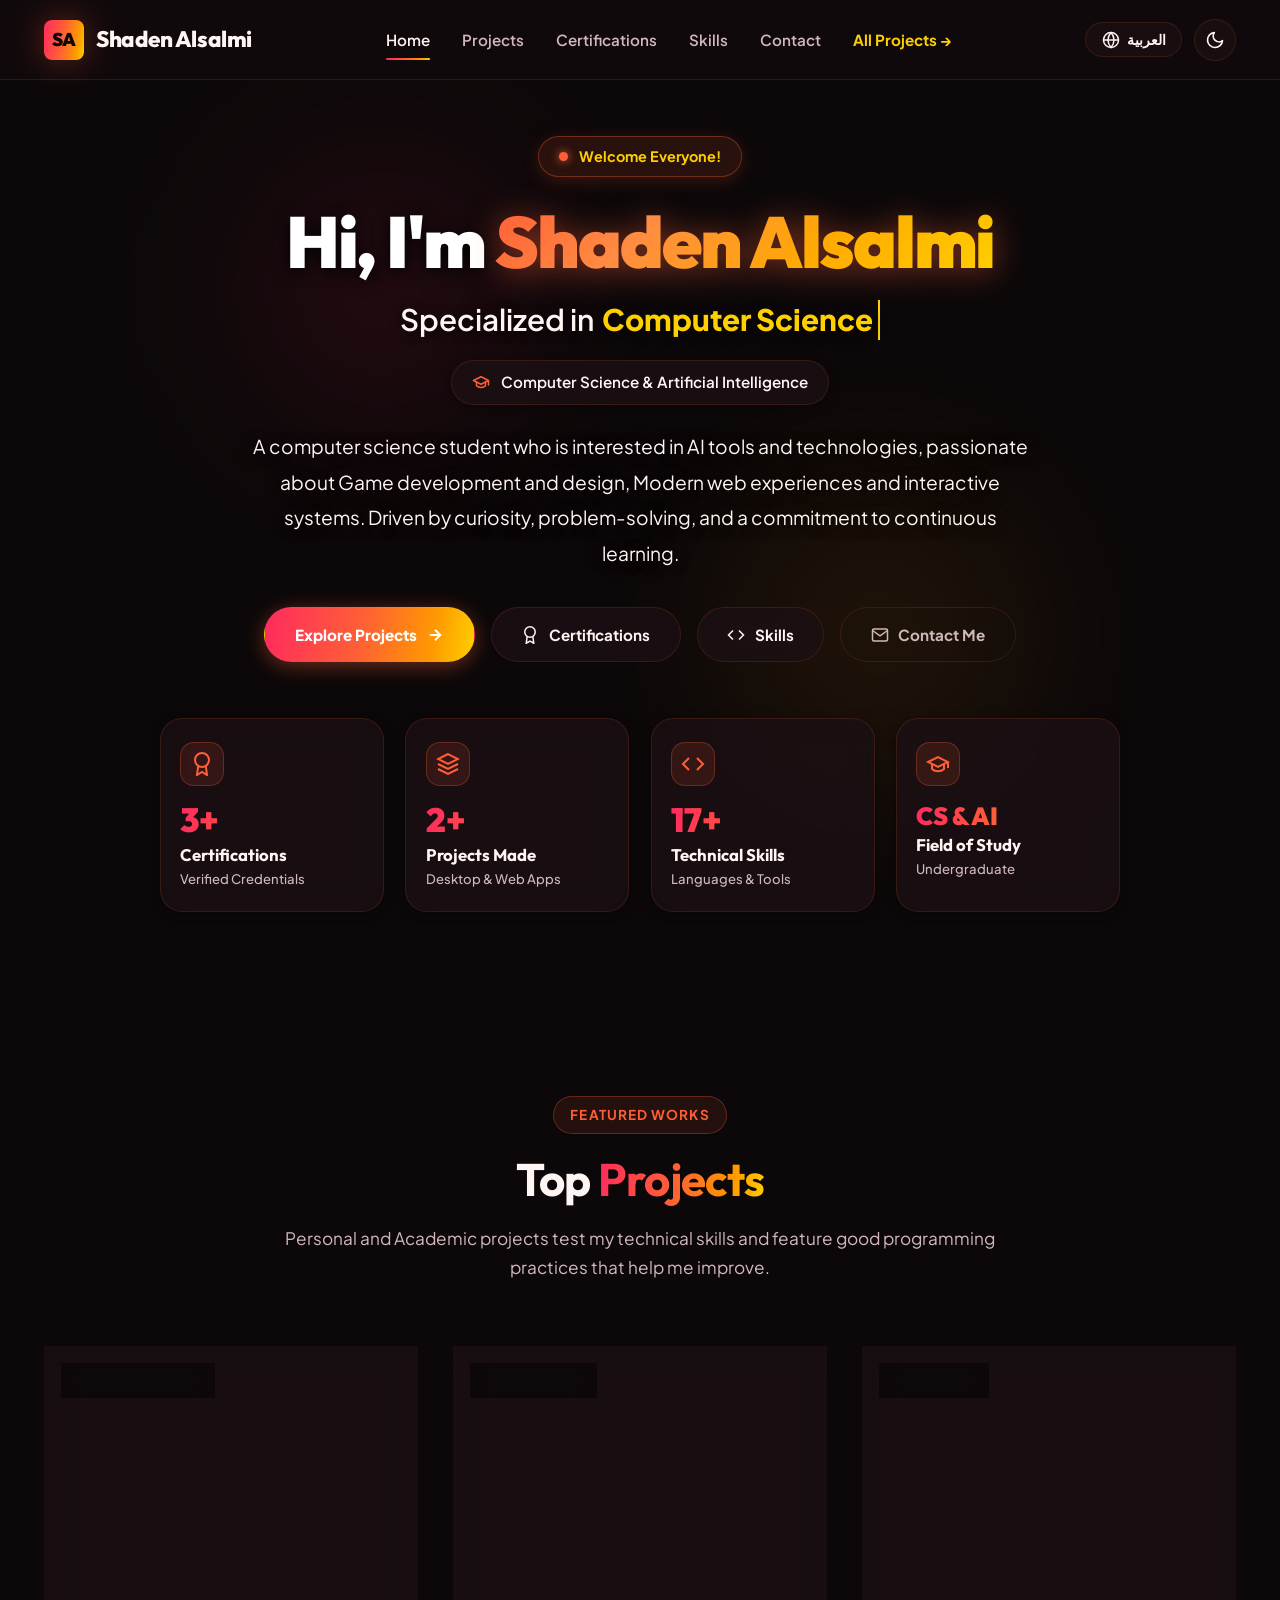
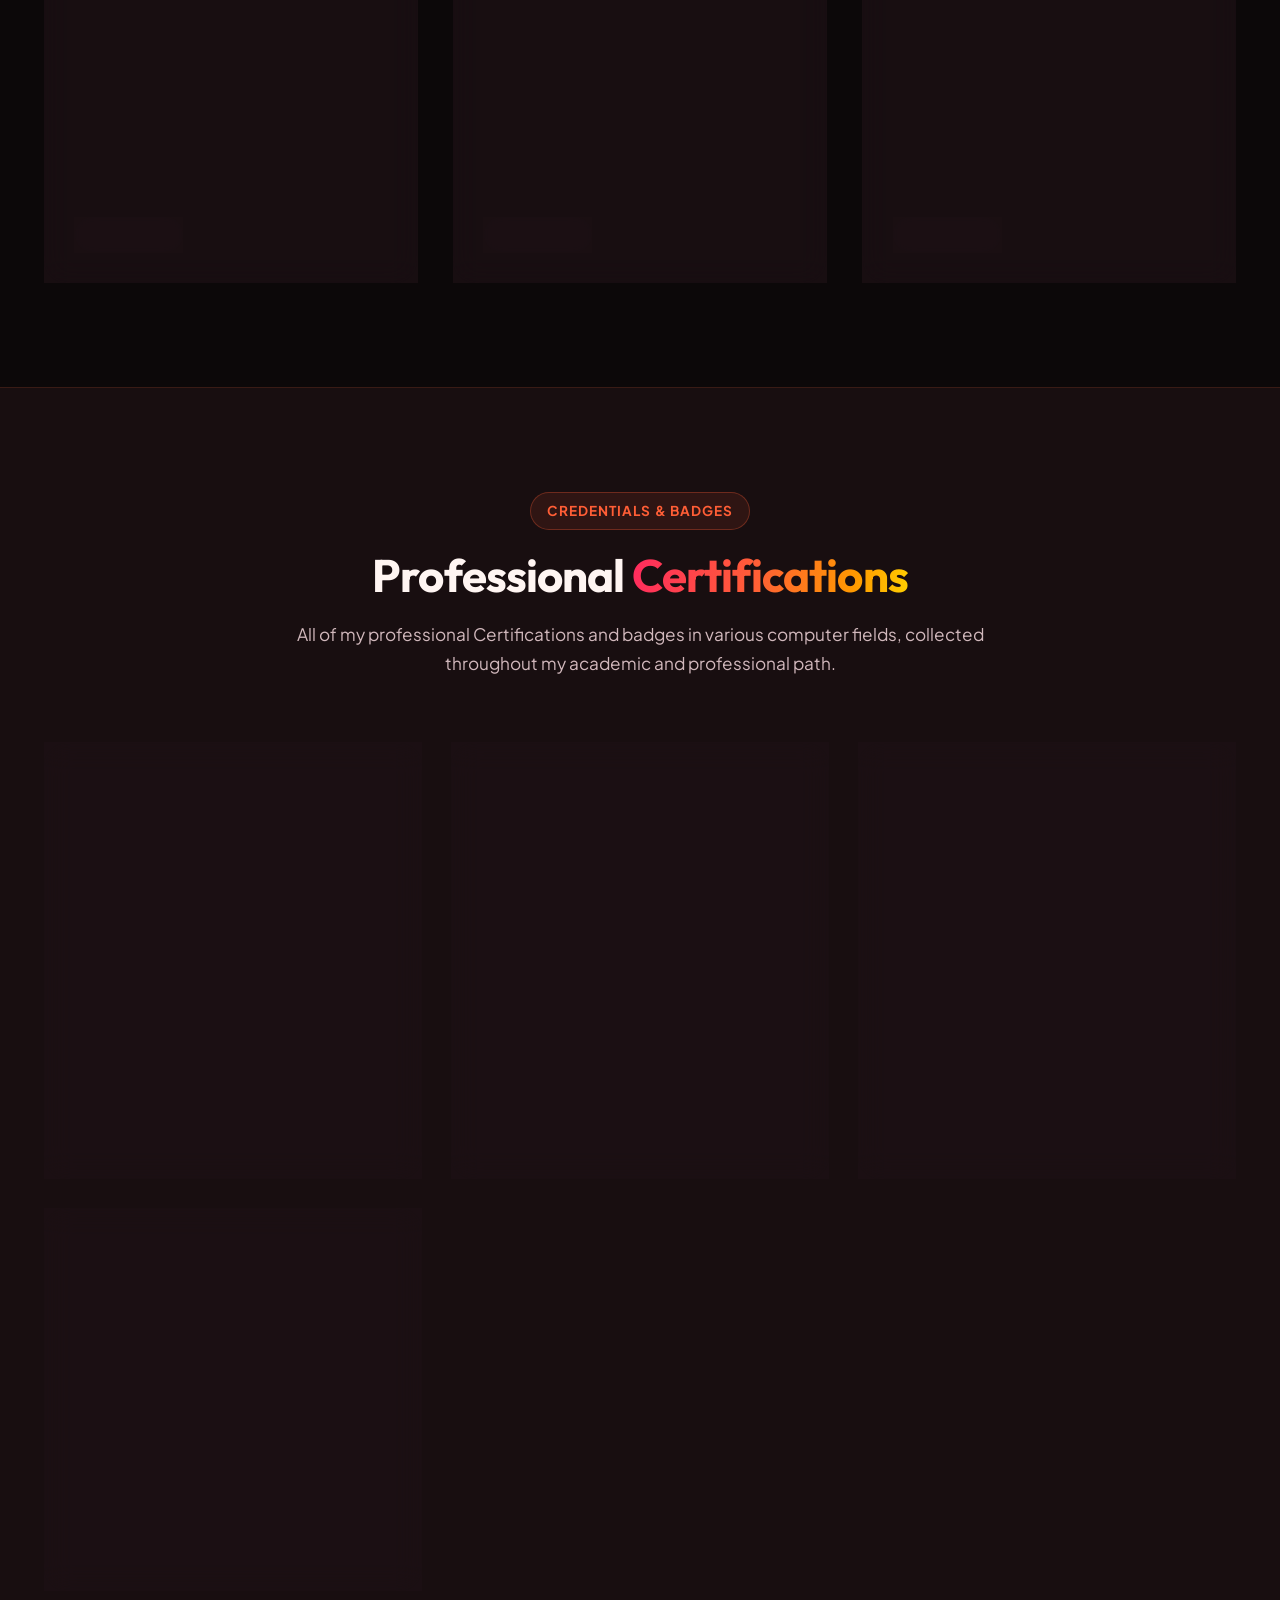
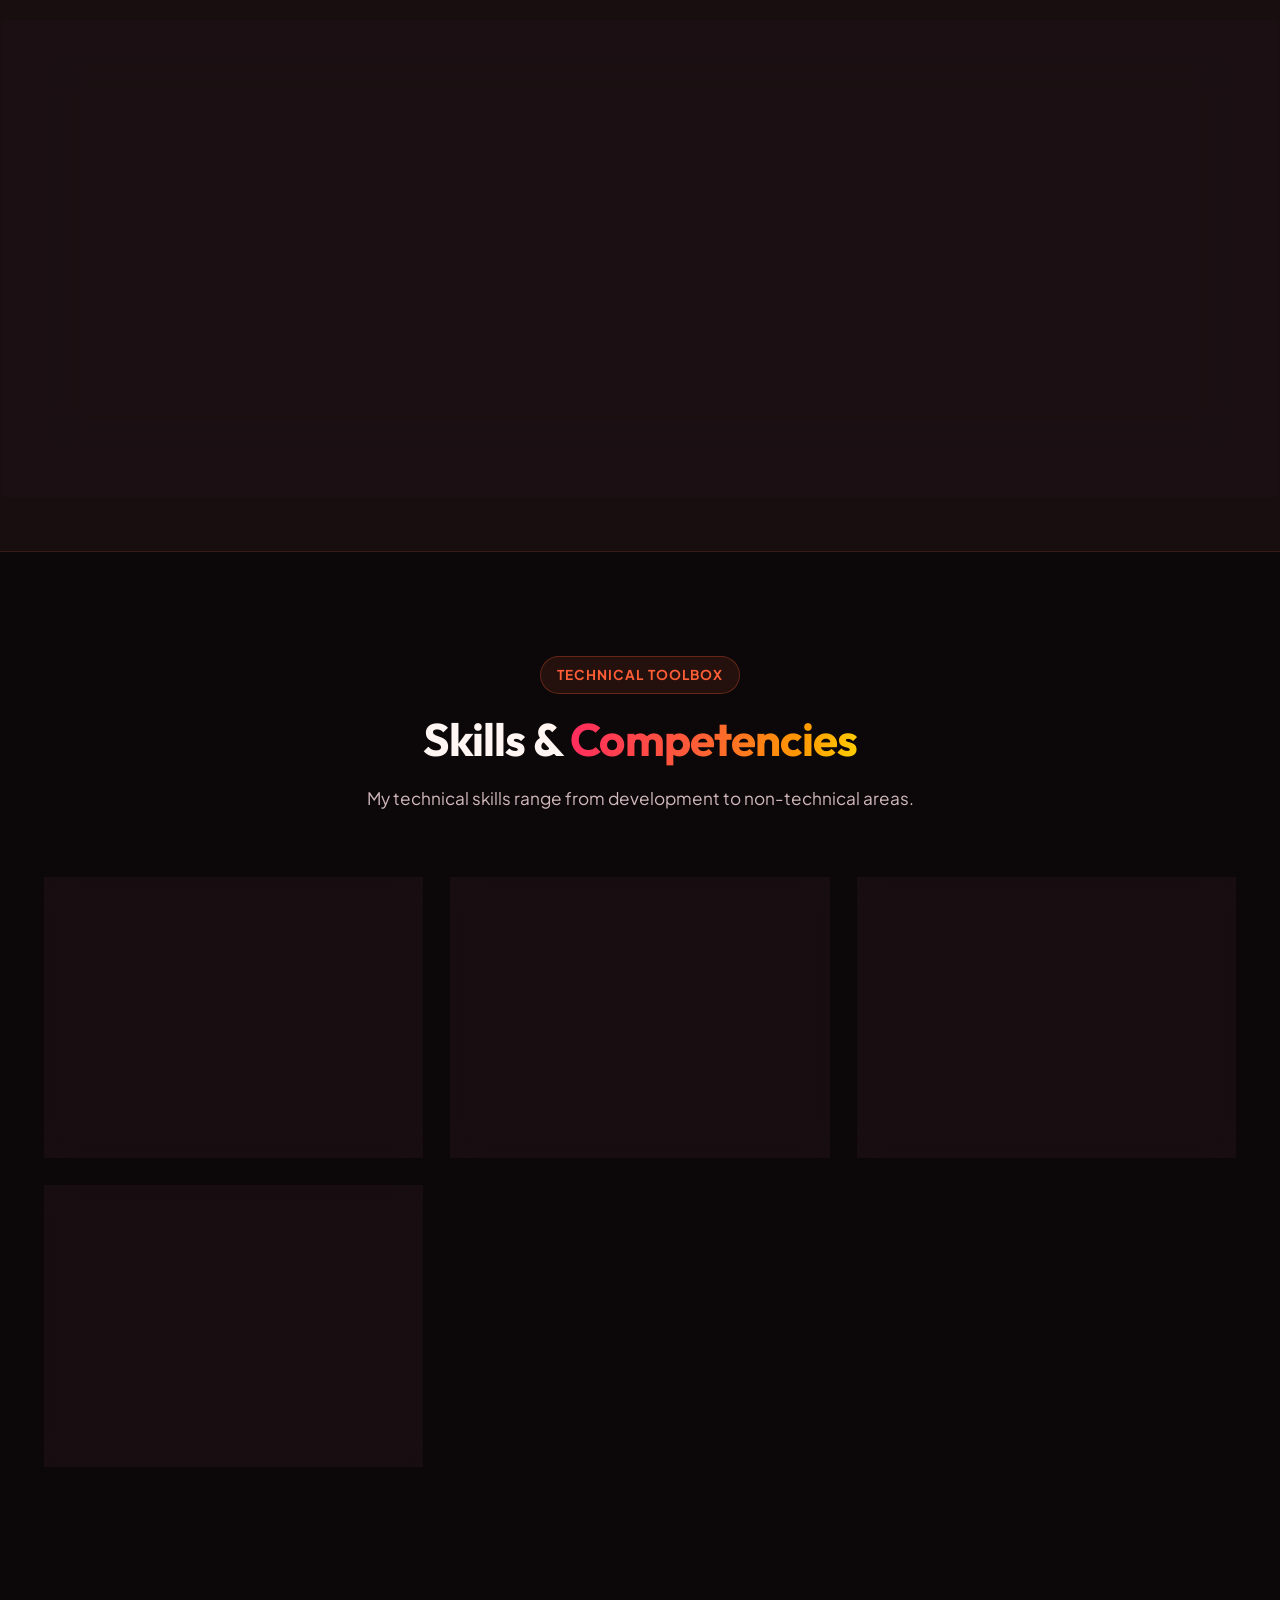
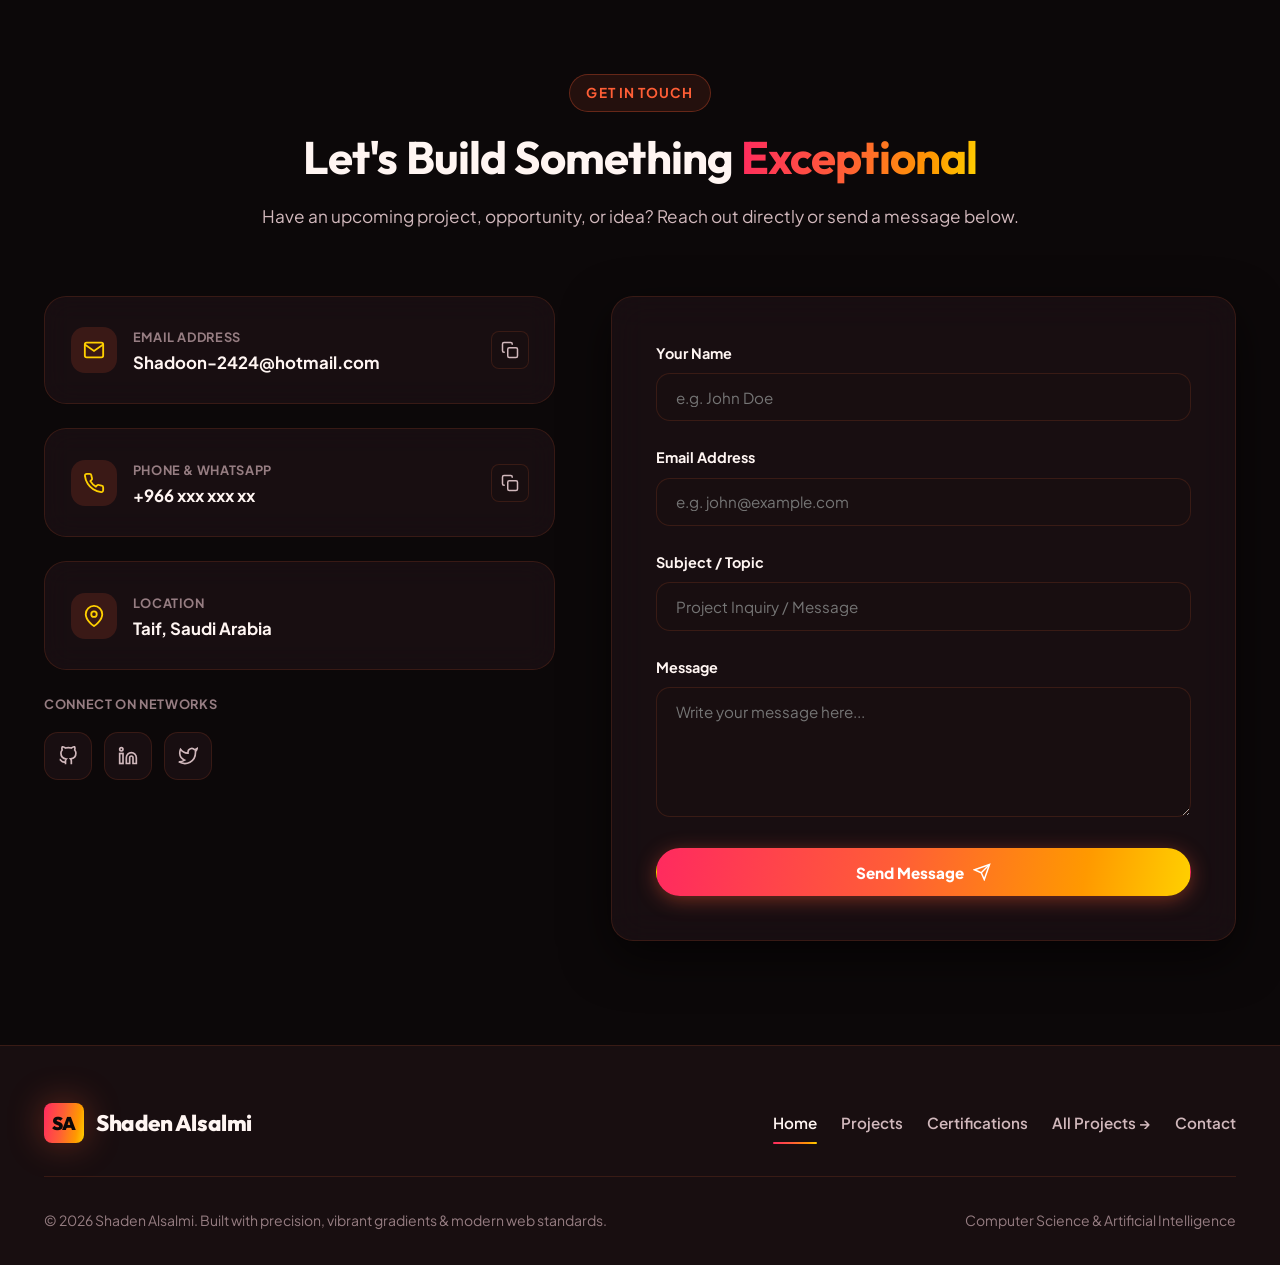
<file: index.html>
<!DOCTYPE html>
<html lang="en" data-theme="dark" dir="ltr">

<head>
  <meta charset="UTF-8">
  <meta name="viewport" content="width=device-width, initial-scale=1.0">

  <!-- Primary Meta Tags -->
  <title>Shaden Alsalmi | Computer Science & AI Portfolio</title>
  <meta name="title" content="Shaden Alsalmi | Computer Science & AI Portfolio">
  <meta name="description"
    content="Professional portfolio of Shaden Alsalmi, Computer Science student specializing in software applications, desktop games, and interactive web systems.">
  <meta name="keywords"
    content="Shaden Alsalmi, Portfolio, Computer Science, Artificial Intelligence, Software Engineering, Web Development, Java, React, Python">
  <meta name="author" content="Shaden Alsalmi">

  <!-- Open Graph / Facebook -->
  <meta property="og:type" content="website">
  <meta property="og:url" content="https://github.com/shadoon54">
  <meta property="og:title" content="Shaden Alsalmi | Computer Science & AI Portfolio">
  <meta property="og:description" content="Explore projects, certifications, and technical skills.">
  <meta property="og:image" content="assets/images/hero_avatar.jpg">

  <!-- Favicon -->
  <link rel="icon" type="image/svg+xml"
    href="data:image/svg+xml,<svg xmlns='http://www.w3.org/2000/svg' viewBox='0 0 100 100'><rect width='100' height='100' rx='20' fill='%23ff5e36'/><text x='50%' y='65%' font-size='55' font-weight='900' font-family='sans-serif' text-anchor='middle' fill='%23ffffff'>SA</text></svg>">

  <!-- Helvetica Now Display Fonts -->
  <link rel="stylesheet"
    href="https://db.onlinewebfonts.com/c/5ac3fe7c6abd2f62067f266d89671492?family=HelveticaNowDisplay-Medium">
  <link rel="stylesheet"
    href="https://db.onlinewebfonts.com/c/1aa3377e489837a26d019bba501e779d?family=HelveticaNowDisplayW01-Rg">

  <!-- Stylesheet -->
  <link rel="stylesheet" href="css/style.css">
</head>

<body>

  <!-- Abstract Background Shapes (Modern Geometric & Organic Accents) -->
  <div class="bg-abstract-shapes" aria-hidden="true">
    <!-- SVG Definitions for Gradients -->
    <svg width="0" height="0" style="position: absolute; width: 0; height: 0; overflow: hidden;">
      <defs>
        <linearGradient id="shapeGrad1" x1="0%" y1="0%" x2="100%" y2="100%">
          <stop offset="0%" stop-color="#ff2a5f" />
          <stop offset="50%" stop-color="#ff5e36" />
          <stop offset="100%" stop-color="#ffd000" />
        </linearGradient>
        <linearGradient id="shapeGrad2" x1="0%" y1="100%" x2="100%" y2="0%">
          <stop offset="0%" stop-color="#ff9900" />
          <stop offset="100%" stop-color="#ff416c" />
        </linearGradient>
        <linearGradient id="shapeGradFill" x1="0%" y1="0%" x2="100%" y2="100%">
          <stop offset="0%" stop-color="#ff5e36" stop-opacity="0.1" />
          <stop offset="100%" stop-color="#ff2a5f" stop-opacity="0.02" />
        </linearGradient>
      </defs>
    </svg>

    <!-- Soft Ambient Glow Orbs -->
    <div class="bg-ambient-orb bg-orb-1"></div>
    <div class="bg-ambient-orb bg-orb-2"></div>

    <!-- 1. Top-Right Concentric Dashed Ring -->
    <svg class="abstract-shape shape-ring-tr" viewBox="0 0 300 300" fill="none" xmlns="http://www.w3.org/2000/svg">
      <circle cx="150" cy="150" r="135" stroke="url(#shapeGrad1)" stroke-width="1.5" stroke-dasharray="10 8" opacity="0.8" />
      <circle cx="150" cy="150" r="95" stroke="url(#shapeGrad2)" stroke-width="1" opacity="0.55" />
      <circle cx="150" cy="150" r="55" stroke="#ff9900" stroke-width="1" stroke-dasharray="4 5" opacity="0.65" />
    </svg>

    <!-- 2. Top-Left Floating Abstract Diamond -->
    <svg class="abstract-shape shape-diamond-tl" viewBox="0 0 100 100" fill="none" xmlns="http://www.w3.org/2000/svg">
      <rect x="20" y="20" width="60" height="60" rx="14" transform="rotate(45 50 50)" stroke="url(#shapeGrad1)" stroke-width="1.8" fill="url(#shapeGradFill)" />
      <circle cx="50" cy="50" r="6" fill="#ff5e36" opacity="0.85" />
    </svg>

    <!-- 3. Center-Left Floating Pill / Capsule -->
    <svg class="abstract-shape shape-pill-cl" viewBox="0 0 180 70" fill="none" xmlns="http://www.w3.org/2000/svg">
      <rect x="2" y="2" width="176" height="66" rx="33" stroke="url(#shapeGrad2)" stroke-width="1.5" fill="url(#shapeGradFill)" />
      <line x1="40" y1="35" x2="140" y2="35" stroke="url(#shapeGrad1)" stroke-width="1.2" stroke-dasharray="5 5" opacity="0.65" />
    </svg>

    <!-- 4. Center-Right Dot Matrix -->
    <svg class="abstract-shape shape-dots-cr" viewBox="0 0 120 120" fill="none" xmlns="http://www.w3.org/2000/svg">
      <g fill="#ff9900" opacity="0.65">
        <circle cx="15" cy="15" r="2.5" /><circle cx="45" cy="15" r="2.5" /><circle cx="75" cy="15" r="2.5" /><circle cx="105" cy="15" r="2.5" />
        <circle cx="15" cy="45" r="2.5" /><circle cx="45" cy="45" r="2.5" /><circle cx="75" cy="45" r="2.5" /><circle cx="105" cy="45" r="2.5" />
        <circle cx="15" cy="75" r="2.5" /><circle cx="45" cy="75" r="2.5" /><circle cx="75" cy="75" r="2.5" /><circle cx="105" cy="75" r="2.5" />
        <circle cx="15" cy="105" r="2.5" /><circle cx="45" cy="105" r="2.5" /><circle cx="75" cy="105" r="2.5" /><circle cx="105" cy="105" r="2.5" />
      </g>
    </svg>

    <!-- 5. Bottom-Right Curved Flow Arcs -->
    <svg class="abstract-shape shape-arcs-br" viewBox="0 0 260 260" fill="none" xmlns="http://www.w3.org/2000/svg">
      <path d="M20 240 C 90 140, 160 80, 240 20" stroke="url(#shapeGrad1)" stroke-width="2" stroke-linecap="round" opacity="0.75" />
      <path d="M60 250 C 120 170, 180 120, 250 60" stroke="url(#shapeGrad2)" stroke-width="1.5" stroke-dasharray="6 6" stroke-linecap="round" opacity="0.65" />
      <path d="M100 255 C 150 190, 200 150, 255 100" stroke="#ffd000" stroke-width="1" stroke-linecap="round" opacity="0.45" />
    </svg>

    <!-- 6. Bottom-Left Hexagon / Polygon -->
    <svg class="abstract-shape shape-poly-bl" viewBox="0 0 120 120" fill="none" xmlns="http://www.w3.org/2000/svg">
      <polygon points="60,10 105,35 105,85 60,110 15,85 15,35" stroke="url(#shapeGrad1)" stroke-width="1.6" fill="url(#shapeGradFill)" />
      <circle cx="60" cy="60" r="14" stroke="#ff9900" stroke-width="1" stroke-dasharray="2 3" opacity="0.7" />
    </svg>

    <!-- 7. Floating Plus Accents (+) -->
    <svg class="abstract-shape shape-cross-1" viewBox="0 0 24 24" fill="none" xmlns="http://www.w3.org/2000/svg">
      <path d="M12 4v16M4 12h16" stroke="#ff5e36" stroke-width="2" stroke-linecap="round" opacity="0.85" />
    </svg>
    <svg class="abstract-shape shape-cross-2" viewBox="0 0 24 24" fill="none" xmlns="http://www.w3.org/2000/svg">
      <path d="M12 4v16M4 12h16" stroke="#ffd000" stroke-width="2" stroke-linecap="round" opacity="0.85" />
    </svg>
  </div>

  <!-- Fixed Navigation Bar -->
  <header class="navbar">
    <div class="container nav-container">
      <a href="#hero" class="nav-brand">
        <div class="brand-icon">SA</div>
        <span data-i18n-brand>Shaden Alsalmi</span>
      </a>

      <!-- Desktop Navigation Menu -->
      <nav class="nav-menu" id="nav-menu">
        <a href="#hero" class="nav-link active" data-i18n="navHome">Home</a>
        <a href="#top-projects" class="nav-link" data-i18n="navProjects">Projects</a>
        <a href="#certifications" class="nav-link" data-i18n="navCertifications">Certifications</a>
        <a href="#skills" class="nav-link" data-i18n="navSkills">Skills</a>
        <a href="#contact" class="nav-link" data-i18n="navContact">Contact</a>
        <a href="projects.html" class="nav-link" style="color: var(--accent-yellow); font-weight: 700;"
          data-i18n="navAllProjects">All Projects →</a>
      </nav>

      <!-- Nav Actions (Language Switcher, Theme Switcher & Mobile Menu Toggle) -->
      <div class="nav-actions">
        <!-- Language Switcher Button (Arabic / English) -->
        <button class="lang-toggle-btn" id="lang-toggle-btn" aria-label="Switch Language" title="Switch Language">
          <svg width="18" height="18" viewBox="0 0 24 24" fill="none" stroke="currentColor" stroke-width="2"
            stroke-linecap="round" stroke-linejoin="round">
            <circle cx="12" cy="12" r="10"></circle>
            <line x1="2" y1="12" x2="22" y2="12"></line>
            <path d="M12 2a15.3 15.3 0 0 1 4 10 15.3 15.3 0 0 1-4 10 15.3 15.3 0 0 1-4-10 15.3 15.3 0 0 1 4-10z"></path>
          </svg>
          <span id="lang-toggle-text">العربية</span>
        </button>

        <!-- Theme Toggle Button -->
        <button class="theme-toggle-btn" id="theme-toggle-btn" aria-label="Toggle Dark / Light Theme"
          title="Toggle Theme">
          <!-- Moon Icon (Dark Mode) -->
          <svg class="moon-icon" viewBox="0 0 24 24" fill="none" stroke="currentColor" stroke-width="2"
            stroke-linecap="round" stroke-linejoin="round">
            <path d="M21 12.79A9 9 0 1 1 11.21 3 7 7 0 0 0 21 12.79z"></path>
          </svg>
          <!-- Sun Icon (Light Mode) -->
          <svg class="sun-icon" viewBox="0 0 24 24" fill="none" stroke="currentColor" stroke-width="2"
            stroke-linecap="round" stroke-linejoin="round">
            <circle cx="12" cy="12" r="5"></circle>
            <line x1="12" y1="1" x2="12" y2="3"></line>
            <line x1="12" y1="21" x2="12" y2="23"></line>
            <line x1="4.22" y1="4.22" x2="5.64" y2="5.64"></line>
            <line x1="18.36" y1="18.36" x2="19.78" y2="19.78"></line>
            <line x1="1" y1="12" x2="3" y2="12"></line>
            <line x1="21" y1="12" x2="23" y2="12"></line>
            <line x1="4.22" y1="19.78" x2="5.64" y2="18.36"></line>
            <line x1="18.36" y1="5.64" x2="19.78" y2="4.22"></line>
          </svg>
        </button>

        <button class="mobile-toggle" id="mobile-toggle" aria-label="Open Navigation Menu" aria-expanded="false">
          <span class="hamburger-line"></span>
          <span class="hamburger-line"></span>
          <span class="hamburger-line"></span>
        </button>
      </div>
    </div>
  </header>

  <!-- Hero Section with Background Video & Info Cards -->
  <section class="hero" id="hero">
    <!-- Looping Background Video -->
    <div class="hero-video-bg" aria-hidden="true">
      <video class="hero-bg-video" autoplay muted loop playsinline webkit-playsinline disablePictureInPicture preload="auto">
        <source src="assets/images/hero.mp4" type="video/mp4">
      </video>
      <div class="hero-video-overlay"></div>
      <div class="hero-ambient-glow hero-glow-1"></div>
      <div class="hero-ambient-glow hero-glow-2"></div>
    </div>

    <!-- Hero Foreground Content -->
    <div class="container hero-container">
      <div class="hero-content">
        <!-- Status / Welcome Badge -->
        <div class="status-badge">
          <span class="status-pulse"></span>
          <span id="status-badge-text" data-i18n="heroGreetingBadge">Welcome to my Portfolio</span>
        </div>

        <!-- Main Title / Name -->
        <h1 class="hero-title">
          <span data-i18n="heroGreeting">Hi, I'm</span>
          <span class="gradient-text hero-name" data-i18n="heroName">Shaden Alsalmi</span>
        </h1>

        <!-- Dynamic Role Typewriter -->
        <div class="hero-role-wrapper">
          <span class="role-prefix" data-i18n="heroSpecializedIn">Specialized in</span>
          <span class="typed-role" id="typed-role">Computer Science</span>
        </div>

        <!-- Academic & Study Field Badge -->
        <div class="study-field-badge">
          <svg width="18" height="18" viewBox="0 0 24 24" fill="none" stroke="currentColor" stroke-width="2"
            stroke-linecap="round" stroke-linejoin="round">
            <path d="M22 10v6M2 10l10-5 10 5-10 5z"></path>
            <path d="M6 12v5c3 3 9 3 12 0v-5"></path>
          </svg>
          <span data-i18n="studyFieldBadge">Computer Science & Artificial Intelligence</span>
        </div>

        <!-- Short Introduction Bio -->
        <p class="hero-intro" id="hero-intro-text" data-i18n="heroBio">
          A computer science student who is interested in AI tools and technologies, passionate about Game development
          and design, Modern web experiences and interactive systems. Driven by curiosity, problem-solving, and a
          commitment to continuous learning.
        </p>

        <!-- Navigation Buttons -->
        <div class="hero-buttons">
          <a href="#top-projects" class="btn btn-primary" id="hero-btn-projects">
            <span data-i18n="btnExploreProjects">Explore Projects</span>
            <svg width="18" height="18" viewBox="0 0 24 24" fill="none" stroke="currentColor" stroke-width="2.5">
              <path d="M5 12h14M12 5l7 7-7 7" />
            </svg>
          </a>
          <a href="#certifications" class="btn btn-secondary" id="hero-btn-certs">
            <svg width="18" height="18" viewBox="0 0 24 24" fill="none" stroke="currentColor" stroke-width="2">
              <circle cx="12" cy="8" r="7"></circle>
              <polyline points="8.21 13.89 7 23 12 20 17 23 15.79 13.88"></polyline>
            </svg>
            <span data-i18n="btnCertifications">Certifications</span>
          </a>
          <a href="#skills" class="btn btn-secondary" id="hero-btn-skills">
            <svg width="18" height="18" viewBox="0 0 24 24" fill="none" stroke="currentColor" stroke-width="2">
              <polyline points="16 18 22 12 16 6"></polyline>
              <polyline points="8 6 2 12 8 18"></polyline>
            </svg>
            <span data-i18n="btnSkills">Skills</span>
          </a>
          <a href="#contact" class="btn btn-outline" id="hero-btn-contact">
            <svg width="18" height="18" viewBox="0 0 24 24" fill="none" stroke="currentColor" stroke-width="2">
              <path d="M4 4h16c1.1 0 2 .9 2 2v12c0 1.1-.9 2-2 2H4c-1.1 0-2-.9-2-2V6c0-1.1.9-2 2-2z"></path>
              <polyline points="22,6 12,13 2,6"></polyline>
            </svg>
            <span data-i18n="btnContact">Contact Me</span>
          </a>
        </div>

        <!-- Stats & Info Cards Showcase (Informational Only) -->
        <div class="hero-info-cards-grid">
          <!-- Certifications Info Card -->
          <div class="hero-info-card" id="card-hero-certs">
            <div class="card-icon-wrap">
              <svg width="24" height="24" viewBox="0 0 24 24" fill="none" stroke="currentColor" stroke-width="2">
                <circle cx="12" cy="8" r="7"></circle>
                <polyline points="8.21 13.89 7 23 12 20 17 23 15.79 13.88"></polyline>
              </svg>
            </div>
            <div class="card-body-wrap">
              <span class="stat-number" data-count="4" data-suffix="+">4+</span>
              <h3 class="card-title" data-i18n="heroCardCertsTitle">Certifications</h3>
              <p class="card-desc" data-i18n="heroCardCertsDesc">Verified Credentials</p>
            </div>
          </div>

          <!-- Projects Made Info Card -->
          <div class="hero-info-card" id="card-hero-projects">
            <div class="card-icon-wrap">
              <svg width="24" height="24" viewBox="0 0 24 24" fill="none" stroke="currentColor" stroke-width="2">
                <polygon points="12 2 2 7 12 12 22 7 12 2"></polygon>
                <polyline points="2 17 12 22 22 17"></polyline>
                <polyline points="2 12 12 17 22 12"></polyline>
              </svg>
            </div>
            <div class="card-body-wrap">
              <span class="stat-number" data-count="3" data-suffix="+">3+</span>
              <h3 class="card-title" data-i18n="heroCardProjectsTitle">Projects Made</h3>
              <p class="card-desc" data-i18n="heroCardProjectsDesc">Desktop & Web Apps</p>
            </div>
          </div>

          <!-- Technical Skills Info Card -->
          <div class="hero-info-card" id="card-hero-skills">
            <div class="card-icon-wrap">
              <svg width="24" height="24" viewBox="0 0 24 24" fill="none" stroke="currentColor" stroke-width="2">
                <polyline points="16 18 22 12 16 6"></polyline>
                <polyline points="8 6 2 12 8 18"></polyline>
              </svg>
            </div>
            <div class="card-body-wrap">
              <span class="stat-number" data-count="18" data-suffix="+">18+</span>
              <h3 class="card-title" data-i18n="heroCardSkillsTitle">Technical Skills</h3>
              <p class="card-desc" data-i18n="heroCardSkillsDesc">Languages & Tools</p>
            </div>
          </div>

          <!-- Field of Study / Academic Info Card -->
          <div class="hero-info-card" id="card-hero-field">
            <div class="card-icon-wrap">
              <svg width="24" height="24" viewBox="0 0 24 24" fill="none" stroke="currentColor" stroke-width="2">
                <path d="M22 10v6M2 10l10-5 10 5-10 5z"></path>
                <path d="M6 12v5c3 3 9 3 12 0v-5"></path>
              </svg>
            </div>
            <div class="card-body-wrap">
              <span class="stat-number text-stat" data-i18n="heroCardFieldVal">CS & AI</span>
              <h3 class="card-title" data-i18n="heroCardFieldTitle">Field of Study</h3>
              <p class="card-desc" data-i18n="heroCardFieldDesc">Undergraduate</p>
            </div>
          </div>
        </div>
      </div>
    </div>
  </section>
  <section class="section" id="top-projects">
    <div class="container">
      <div class="section-header">
        <span class="section-tag" data-i18n="topProjectsTag">Featured Works</span>
        <h2 class="section-title"><span data-i18n="topProjectsTitle">Top</span> <span class="gradient-text"
            data-i18n="topProjectsSpan">Projects</span></h2>
        <p class="section-desc" data-i18n="topProjectsDesc">
          Real-world desktop, web, and interactive applications built with clean code and robust software engineering
          practices.
        </p>
      </div>

      <!-- Dynamically Rendered Real Projects Grid -->
      <div class="projects-grid" id="top-projects-grid">
        <!-- Rendered via JS -->
      </div>
    </div>
  </section>

  <!-- Certifications Section (System.md & Adjustments.md Specification) -->
  <section class="section certifications-section" id="certifications">
    <div class="container">
      <div class="section-header">
        <span class="section-tag" data-i18n="certsTag">Credentials & Badges</span>
        <h2 class="section-title"><span data-i18n="certsTitle">Professional</span> <span class="gradient-text"
            data-i18n="certsSpan">Certifications</span></h2>
        <p class="section-desc" data-i18n="certsDesc">
          Verified certifications and professional accreditations validating expertise across software engineering,
          algorithms, and web systems.
        </p>
      </div>

      <!-- All Certifications Display Grid -->
      <div class="certifications-grid" id="certifications-grid">
        <!-- Rendered via JS -->
      </div>

      <!-- Button that links to the projects page (System.md Requirement) -->
      <div class="cta-projects-wrapper">
        <div class="cta-ambient-glow"></div>
        <div class="cta-content">
          <h3 class="cta-title" data-i18n="ctaTitle">Want to see all my applications and code repositories?</h3>
          <p class="cta-desc" data-i18n="ctaDesc">
            Browse the complete catalog of projects, code repositories, and software implementations.
          </p>
          <a href="projects.html" class="btn btn-primary btn-lg" id="btn-goto-projects">
            <span data-i18n="ctaBtn">Explore Full Projects Catalog</span>
            <svg width="20" height="20" viewBox="0 0 24 24" fill="none" stroke="currentColor" stroke-width="2.5">
              <path d="M5 12h14M12 5l7 7-7 7" />
            </svg>
          </a>
        </div>
      </div>
    </div>
  </section>

  <!-- Skills & Competencies Section (Adjustments.md Specification) -->
  <section class="section" id="skills">
    <div class="container">
      <div class="section-header">
        <span class="section-tag" data-i18n="skillsTag">Technical Toolbox</span>
        <h2 class="section-title"><span data-i18n="skillsTitle">Skills &</span> <span class="gradient-text"
            data-i18n="skillsSpan">Competencies</span></h2>
        <p class="section-desc" data-i18n="skillsDesc">
          Core technical proficiencies in programming languages, web technologies, software tools, and personal soft
          skills.
        </p>
      </div>

      <!-- Skills Grid (Programming Languages, Web Dev, Tools, Soft Skills) -->
      <div class="skills-grid" id="skills-grid">
        <!-- Rendered via JS -->
      </div>
    </div>
  </section>

  <!-- Contact Section -->
  <section class="section" id="contact">
    <div class="container">
      <div class="section-header">
        <span class="section-tag" data-i18n="contactTag">Get In Touch</span>
        <h2 class="section-title"><span data-i18n="contactTitle">Let's Build Something</span> <span
            class="gradient-text" data-i18n="contactSpan">Exceptional</span></h2>
        <p class="section-desc" data-i18n="contactDesc">
          Have an upcoming project, opportunity, or idea? Reach out directly or send a message below.
        </p>
      </div>

      <div class="contact-grid">
        <!-- Contact Info Cards -->
        <div class="contact-info">
          <div class="contact-card">
            <div class="contact-card-left">
              <div class="contact-icon">
                <svg width="22" height="22" viewBox="0 0 24 24" fill="none" stroke="currentColor" stroke-width="2">
                  <path d="M4 4h16c1.1 0 2 .9 2 2v12c0 1.1-.9 2-2 2H4c-1.1 0-2-.9-2-2V6c0-1.1.9-2 2-2z"></path>
                  <polyline points="22,6 12,13 2,6"></polyline>
                </svg>
              </div>
              <div>
                <span class="contact-label" data-i18n="contactEmailLabel">Email Address</span>
                <p class="contact-value">Shadoon-2424@hotmail.com</p>
              </div>
            </div>
            <button class="copy-btn" data-copy="Shadoon-2424@hotmail.com" title="Copy Email">
              <svg width="18" height="18" viewBox="0 0 24 24" fill="none" stroke="currentColor" stroke-width="2">
                <rect x="9" y="9" width="13" height="13" rx="2" ry="2"></rect>
                <path d="M5 15H4a2 2 0 0 1-2-2V4a2 2 0 0 1 2-2h9a2 2 0 0 1 2 2v1"></path>
              </svg>
            </button>
          </div>

          <div class="contact-card">
            <div class="contact-card-left">
              <div class="contact-icon">
                <svg width="22" height="22" viewBox="0 0 24 24" fill="none" stroke="currentColor" stroke-width="2">
                  <path
                    d="M22 16.92v3a2 2 0 0 1-2.18 2 19.79 19.79 0 0 1-8.63-3.07 19.5 19.5 0 0 1-6-6 19.79 19.79 0 0 1-3.07-8.67A2 2 0 0 1 4.11 2h3a2 2 0 0 1 2 1.72 12.84 12.84 0 0 0 .7 2.81 2 2 0 0 1-.45 2.11L8.09 9.91a16 16 0 0 0 6 6l1.27-1.27a2 2 0 0 1 2.11-.45 12.84 12.84 0 0 0 2.81.7A2 2 0 0 1 22 16.92z">
                  </path>
                </svg>
              </div>
              <div>
                <span class="contact-label" data-i18n="contactPhoneLabel">Phone & WhatsApp</span>
                <p class="contact-value" dir="ltr">+966 xxx xxx xx</p>
              </div>
            </div>
            <button class="copy-btn" data-copy="+966 xxx xxx xx" title="Copy Phone">
              <svg width="18" height="18" viewBox="0 0 24 24" fill="none" stroke="currentColor" stroke-width="2">
                <rect x="9" y="9" width="13" height="13" rx="2" ry="2"></rect>
                <path d="M5 15H4a2 2 0 0 1-2-2V4a2 2 0 0 1 2-2h9a2 2 0 0 1 2 2v1"></path>
              </svg>
            </button>
          </div>

          <div class="contact-card">
            <div class="contact-card-left">
              <div class="contact-icon">
                <svg width="22" height="22" viewBox="0 0 24 24" fill="none" stroke="currentColor" stroke-width="2">
                  <path d="M21 10c0 7-9 13-9 13s-9-6-9-13a9 9 0 0 1 18 0z"></path>
                  <circle cx="12" cy="10" r="3"></circle>
                </svg>
              </div>
              <div>
                <span class="contact-label" data-i18n="contactLocationLabel">Location</span>
                <p class="contact-value">Taif, Saudi Arabia</p>
              </div>
            </div>
          </div>

          <!-- Social Links -->
          <div>
            <span class="contact-label" style="margin-bottom: 0.5rem; display: block;"
              data-i18n="contactSocialLabel">Connect on Networks</span>
            <div class="social-links-bar">
              <a href="https://github.com/shadoon54" target="_blank" rel="noopener noreferrer" class="social-icon-btn"
                title="GitHub">
                <svg width="20" height="20" viewBox="0 0 24 24" fill="none" stroke="currentColor" stroke-width="2">
                  <path
                    d="M9 19c-5 1.5-5-2.5-7-3m14 6v-3.87a3.37 3.37 0 0 0-.94-2.61c3.14-.35 6.44-1.54 6.44-7A5.44 5.44 0 0 0 20 4.77 5.07 5.07 0 0 0 19.91 1S18.73.65 16 2.48a13.38 13.38 0 0 0-7 0C6.27.65 5.09 1 5.09 1A5.07 5.07 0 0 0 5 4.77a5.44 5.44 0 0 0-1.5 3.78c0 5.42 3.3 6.61 6.44 7A3.37 3.37 0 0 0 9 18.13V22">
                  </path>
                </svg>
              </a>
              <a href="https://www.linkedin.com/in/shaden-alsalmi-0b7b1140a/" target="_blank" rel="noopener noreferrer"
                class="social-icon-btn" title="LinkedIn">
                <svg width="20" height="20" viewBox="0 0 24 24" fill="none" stroke="currentColor" stroke-width="2">
                  <path d="M16 8a6 6 0 0 1 6 6v7h-4v-7a2 2 0 0 0-2-2 2 2 0 0 0-2 2v7h-4v-7a6 6 0 0 1 6-6z"></path>
                  <rect x="2" y="9" width="4" height="12"></rect>
                  <circle cx="4" cy="4" r="2"></circle>
                </svg>
              </a>
              <a href="https://x.com/home" target="_blank" rel="noopener noreferrer" class="social-icon-btn"
                title="Twitter / X">
                <svg width="20" height="20" viewBox="0 0 24 24" fill="none" stroke="currentColor" stroke-width="2">
                  <path
                    d="M23 3a10.9 10.9 0 0 1-3.14 1.53 4.48 4.48 0 0 0-7.86 3v1A10.66 10.66 0 0 1 3 4s-4 9 5 13a11.64 11.64 0 0 1-7 2c9 5 20 0 20-11.5a4.5 4.5 0 0 0-.08-.83A7.72 7.72 0 0 0 23 3z">
                  </path>
                </svg>
              </a>
            </div>
          </div>
        </div>

        <!-- Contact Form -->
        <div class="contact-form-card">
          <form id="contact-form">
            <div class="form-group">
              <label for="contact-name" class="form-label" data-i18n="formNameLabel">Your Name</label>
              <input type="text" id="contact-name" class="form-control" placeholder="e.g. John Doe"
                data-i18n-placeholder="formNamePlaceholder" required>
            </div>

            <div class="form-group">
              <label for="contact-email" class="form-label" data-i18n="formEmailLabel">Email Address</label>
              <input type="email" id="contact-email" class="form-control" placeholder="e.g. john@example.com"
                data-i18n-placeholder="formEmailPlaceholder" required>
            </div>

            <div class="form-group">
              <label for="contact-subject" class="form-label" data-i18n="formSubjectLabel">Subject / Topic</label>
              <input type="text" id="contact-subject" class="form-control" placeholder="Project Inquiry / Message"
                data-i18n-placeholder="formSubjectPlaceholder" required>
            </div>

            <div class="form-group">
              <label for="contact-message" class="form-label" data-i18n="formMessageLabel">Message</label>
              <textarea id="contact-message" class="form-control" placeholder="Write your message here..."
                data-i18n-placeholder="formMessagePlaceholder" required></textarea>
            </div>

            <button type="submit" class="btn btn-primary" style="width: 100%;">
              <span data-i18n="formSubmitBtn">Send Message</span>
              <svg width="18" height="18" viewBox="0 0 24 24" fill="none" stroke="currentColor" stroke-width="2">
                <line x1="22" y1="2" x2="11" y2="13"></line>
                <polygon points="22 2 15 22 11 13 2 9 22 2"></polygon>
              </svg>
            </button>
          </form>
        </div>
      </div>
    </div>
  </section>

  <!-- Footer -->
  <footer class="footer">
    <div class="container">
      <div class="footer-content">
        <div class="nav-brand">
          <div class="brand-icon">SA</div>
          <span>Shaden Alsalmi</span>
        </div>
        <div style="display: flex; gap: 1.5rem; flex-wrap: wrap;">
          <a href="#hero" class="nav-link" data-i18n="navHome">Home</a>
          <a href="#top-projects" class="nav-link" data-i18n="navProjects">Projects</a>
          <a href="#certifications" class="nav-link" data-i18n="navCertifications">Certifications</a>
          <a href="projects.html" class="nav-link" data-i18n="navAllProjects">All Projects</a>
          <a href="#contact" class="nav-link" data-i18n="navContact">Contact</a>
        </div>
      </div>
      <div class="footer-bottom">
        <p>&copy; 2026 Shaden Alsalmi. <span data-i18n="footerCopy">Built with precision, vibrant gradients & modern web
            standards.</span></p>
        <p>Computer Science & Artificial Intelligence</p>
      </div>
    </div>
  </footer>

  <!-- Reusable Modal Container -->
  <div class="modal-overlay" id="modal-overlay" role="dialog" aria-modal="true">
    <div class="modal-dialog">
      <button class="modal-close-btn" id="modal-close-btn" aria-label="Close modal">
        <svg width="20" height="20" viewBox="0 0 24 24" fill="none" stroke="currentColor" stroke-width="2.5">
          <line x1="18" y1="6" x2="6" y2="18"></line>
          <line x1="6" y1="6" x2="18" y2="18"></line>
        </svg>
      </button>
      <div class="modal-content" id="modal-content-body">
        <!-- Injected via JavaScript -->
      </div>
    </div>
  </div>

  <!-- Floating Back to Top Button -->
  <button class="back-to-top" id="back-to-top" aria-label="Scroll back to top" title="Back to top">
    <svg width="20" height="20" viewBox="0 0 24 24" fill="none" stroke="currentColor" stroke-width="2.5">
      <polyline points="18 15 12 9 6 15"></polyline>
    </svg>
  </button>

  <!-- JavaScript Scripts -->
  <script src="js/projects-data.js"></script>
  <script src="js/main.js"></script>
</body>

</html>
</file>
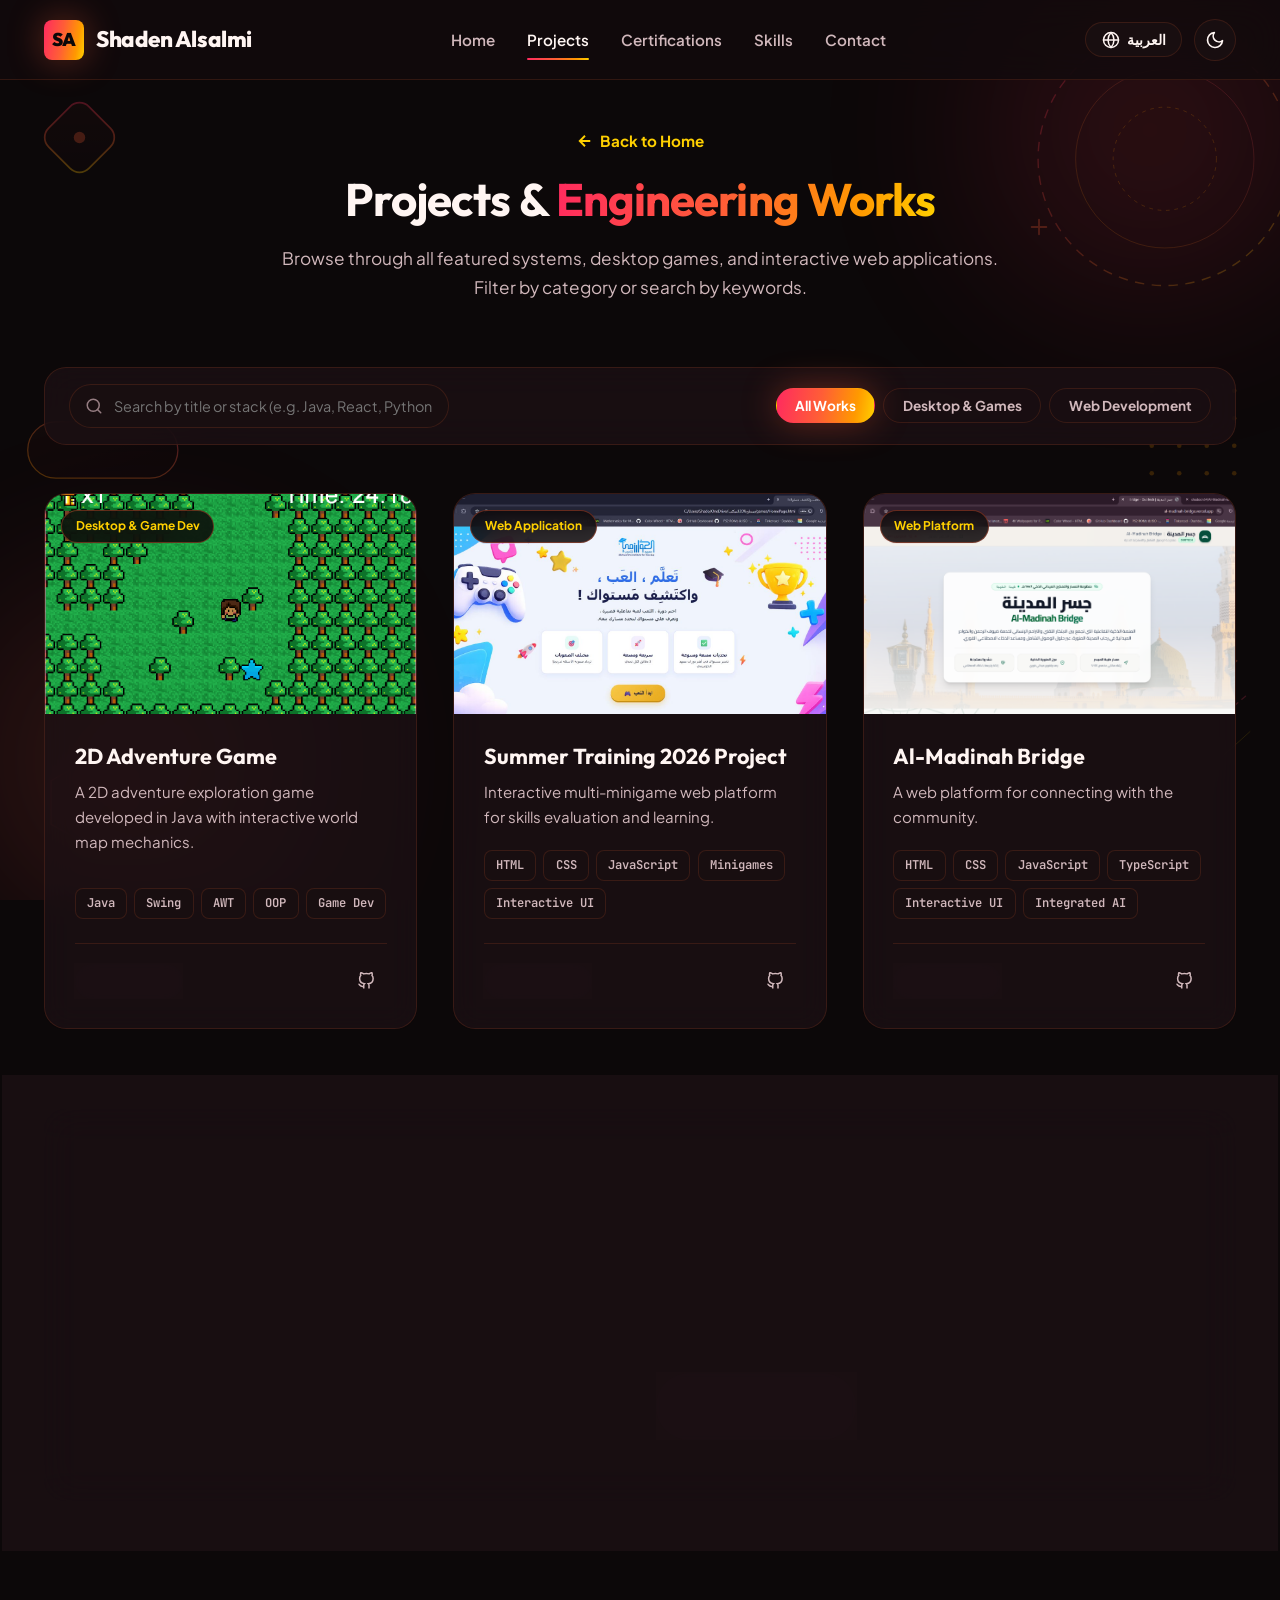
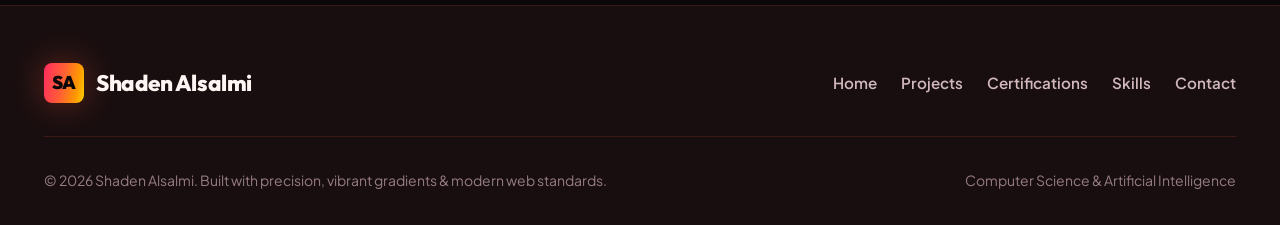
<file: projects.html>
<!DOCTYPE html>
<html lang="en" data-theme="dark" dir="ltr">
<head>
  <meta charset="UTF-8">
  <meta name="viewport" content="width=device-width, initial-scale=1.0">

  <title>Projects Catalog | Shaden Alsalmi</title>
  <meta name="title" content="Projects Catalog | Shaden Alsalmi">
  <meta name="description" content="Explore software applications, 2D desktop adventure games, and interactive web tools developed by Shaden Alsalmi.">

  <!-- Favicon -->
  <link rel="icon" type="image/svg+xml" href="data:image/svg+xml,<svg xmlns='http://www.w3.org/2000/svg' viewBox='0 0 100 100'><rect width='100' height='100' rx='20' fill='%23ff5e36'/><text x='50%' y='65%' font-size='55' font-weight='900' font-family='sans-serif' text-anchor='middle' fill='%23ffffff'>SA</text></svg>">

  <!-- Stylesheet -->
  <link rel="stylesheet" href="css/style.css">
</head>
<body>

  <!-- Abstract Background Shapes (Modern Geometric & Organic Accents) -->
  <div class="bg-abstract-shapes" aria-hidden="true">
    <!-- SVG Definitions for Gradients -->
    <svg width="0" height="0" style="position: absolute; width: 0; height: 0; overflow: hidden;">
      <defs>
        <linearGradient id="shapeGrad1" x1="0%" y1="0%" x2="100%" y2="100%">
          <stop offset="0%" stop-color="#ff2a5f" />
          <stop offset="50%" stop-color="#ff5e36" />
          <stop offset="100%" stop-color="#ffd000" />
        </linearGradient>
        <linearGradient id="shapeGrad2" x1="0%" y1="100%" x2="100%" y2="0%">
          <stop offset="0%" stop-color="#ff9900" />
          <stop offset="100%" stop-color="#ff416c" />
        </linearGradient>
        <linearGradient id="shapeGradFill" x1="0%" y1="0%" x2="100%" y2="100%">
          <stop offset="0%" stop-color="#ff5e36" stop-opacity="0.1" />
          <stop offset="100%" stop-color="#ff2a5f" stop-opacity="0.02" />
        </linearGradient>
      </defs>
    </svg>

    <!-- Soft Ambient Glow Orbs -->
    <div class="bg-ambient-orb bg-orb-1"></div>
    <div class="bg-ambient-orb bg-orb-2"></div>

    <!-- 1. Top-Right Concentric Dashed Ring -->
    <svg class="abstract-shape shape-ring-tr" viewBox="0 0 300 300" fill="none" xmlns="http://www.w3.org/2000/svg">
      <circle cx="150" cy="150" r="135" stroke="url(#shapeGrad1)" stroke-width="1.5" stroke-dasharray="10 8" opacity="0.8" />
      <circle cx="150" cy="150" r="95" stroke="url(#shapeGrad2)" stroke-width="1" opacity="0.55" />
      <circle cx="150" cy="150" r="55" stroke="#ff9900" stroke-width="1" stroke-dasharray="4 5" opacity="0.65" />
    </svg>

    <!-- 2. Top-Left Floating Abstract Diamond -->
    <svg class="abstract-shape shape-diamond-tl" viewBox="0 0 100 100" fill="none" xmlns="http://www.w3.org/2000/svg">
      <rect x="20" y="20" width="60" height="60" rx="14" transform="rotate(45 50 50)" stroke="url(#shapeGrad1)" stroke-width="1.8" fill="url(#shapeGradFill)" />
      <circle cx="50" cy="50" r="6" fill="#ff5e36" opacity="0.85" />
    </svg>

    <!-- 3. Center-Left Floating Pill / Capsule -->
    <svg class="abstract-shape shape-pill-cl" viewBox="0 0 180 70" fill="none" xmlns="http://www.w3.org/2000/svg">
      <rect x="2" y="2" width="176" height="66" rx="33" stroke="url(#shapeGrad2)" stroke-width="1.5" fill="url(#shapeGradFill)" />
      <line x1="40" y1="35" x2="140" y2="35" stroke="url(#shapeGrad1)" stroke-width="1.2" stroke-dasharray="5 5" opacity="0.65" />
    </svg>

    <!-- 4. Center-Right Dot Matrix -->
    <svg class="abstract-shape shape-dots-cr" viewBox="0 0 120 120" fill="none" xmlns="http://www.w3.org/2000/svg">
      <g fill="#ff9900" opacity="0.65">
        <circle cx="15" cy="15" r="2.5" /><circle cx="45" cy="15" r="2.5" /><circle cx="75" cy="15" r="2.5" /><circle cx="105" cy="15" r="2.5" />
        <circle cx="15" cy="45" r="2.5" /><circle cx="45" cy="45" r="2.5" /><circle cx="75" cy="45" r="2.5" /><circle cx="105" cy="45" r="2.5" />
        <circle cx="15" cy="75" r="2.5" /><circle cx="45" cy="75" r="2.5" /><circle cx="75" cy="75" r="2.5" /><circle cx="105" cy="75" r="2.5" />
        <circle cx="15" cy="105" r="2.5" /><circle cx="45" cy="105" r="2.5" /><circle cx="75" cy="105" r="2.5" /><circle cx="105" cy="105" r="2.5" />
      </g>
    </svg>

    <!-- 5. Bottom-Right Curved Flow Arcs -->
    <svg class="abstract-shape shape-arcs-br" viewBox="0 0 260 260" fill="none" xmlns="http://www.w3.org/2000/svg">
      <path d="M20 240 C 90 140, 160 80, 240 20" stroke="url(#shapeGrad1)" stroke-width="2" stroke-linecap="round" opacity="0.75" />
      <path d="M60 250 C 120 170, 180 120, 250 60" stroke="url(#shapeGrad2)" stroke-width="1.5" stroke-dasharray="6 6" stroke-linecap="round" opacity="0.65" />
      <path d="M100 255 C 150 190, 200 150, 255 100" stroke="#ffd000" stroke-width="1" stroke-linecap="round" opacity="0.45" />
    </svg>

    <!-- 6. Bottom-Left Hexagon / Polygon -->
    <svg class="abstract-shape shape-poly-bl" viewBox="0 0 120 120" fill="none" xmlns="http://www.w3.org/2000/svg">
      <polygon points="60,10 105,35 105,85 60,110 15,85 15,35" stroke="url(#shapeGrad1)" stroke-width="1.6" fill="url(#shapeGradFill)" />
      <circle cx="60" cy="60" r="14" stroke="#ff9900" stroke-width="1" stroke-dasharray="2 3" opacity="0.7" />
    </svg>

    <!-- 7. Floating Plus Accents (+) -->
    <svg class="abstract-shape shape-cross-1" viewBox="0 0 24 24" fill="none" xmlns="http://www.w3.org/2000/svg">
      <path d="M12 4v16M4 12h16" stroke="#ff5e36" stroke-width="2" stroke-linecap="round" opacity="0.85" />
    </svg>
    <svg class="abstract-shape shape-cross-2" viewBox="0 0 24 24" fill="none" xmlns="http://www.w3.org/2000/svg">
      <path d="M12 4v16M4 12h16" stroke="#ffd000" stroke-width="2" stroke-linecap="round" opacity="0.85" />
    </svg>
  </div>

  <!-- Fixed Navigation Bar -->
  <header class="navbar">
    <div class="container nav-container">
      <a href="index.html#hero" class="nav-brand">
        <div class="brand-icon">SA</div>
        <span>Shaden Alsalmi</span>
      </a>

      <!-- Desktop Navigation Menu -->
      <nav class="nav-menu" id="nav-menu">
        <a href="index.html#hero" class="nav-link" data-i18n="navHome">Home</a>
        <a href="projects.html" class="nav-link active" data-i18n="navProjects">Projects</a>
        <a href="index.html#certifications" class="nav-link" data-i18n="navCertifications">Certifications</a>
        <a href="index.html#skills" class="nav-link" data-i18n="navSkills">Skills</a>
        <a href="index.html#contact" class="nav-link" data-i18n="navContact">Contact</a>
      </nav>

      <!-- Nav Actions (Language Switcher, Theme Switcher & Mobile Menu Toggle) -->
      <div class="nav-actions">
        <!-- Language Switcher Button (Arabic / English) -->
        <button class="lang-toggle-btn" id="lang-toggle-btn" aria-label="Switch Language" title="Switch Language">
          <svg width="18" height="18" viewBox="0 0 24 24" fill="none" stroke="currentColor" stroke-width="2" stroke-linecap="round" stroke-linejoin="round">
            <circle cx="12" cy="12" r="10"></circle>
            <line x1="2" y1="12" x2="22" y2="12"></line>
            <path d="M12 2a15.3 15.3 0 0 1 4 10 15.3 15.3 0 0 1-4 10 15.3 15.3 0 0 1-4-10 15.3 15.3 0 0 1 4-10z"></path>
          </svg>
          <span id="lang-toggle-text">العربية</span>
        </button>

        <!-- Theme Toggle Button -->
        <button class="theme-toggle-btn" id="theme-toggle-btn" aria-label="Toggle Dark / Light Theme" title="Toggle Theme">
          <!-- Moon Icon (Dark Mode) -->
          <svg class="moon-icon" viewBox="0 0 24 24" fill="none" stroke="currentColor" stroke-width="2" stroke-linecap="round" stroke-linejoin="round">
            <path d="M21 12.79A9 9 0 1 1 11.21 3 7 7 0 0 0 21 12.79z"></path>
          </svg>
          <!-- Sun Icon (Light Mode) -->
          <svg class="sun-icon" viewBox="0 0 24 24" fill="none" stroke="currentColor" stroke-width="2" stroke-linecap="round" stroke-linejoin="round">
            <circle cx="12" cy="12" r="5"></circle>
            <line x1="12" y1="1" x2="12" y2="3"></line>
            <line x1="12" y1="21" x2="12" y2="23"></line>
            <line x1="4.22" y1="4.22" x2="5.64" y2="5.64"></line>
            <line x1="18.36" y1="18.36" x2="19.78" y2="19.78"></line>
            <line x1="1" y1="12" x2="3" y2="12"></line>
            <line x1="21" y1="12" x2="23" y2="12"></line>
            <line x1="4.22" y1="19.78" x2="5.64" y2="18.36"></line>
            <line x1="18.36" y1="5.64" x2="19.78" y2="4.22"></line>
          </svg>
        </button>

        <button class="mobile-toggle" id="mobile-toggle" aria-label="Open Navigation Menu" aria-expanded="false">
          <span class="hamburger-line"></span>
          <span class="hamburger-line"></span>
          <span class="hamburger-line"></span>
        </button>
      </div>
    </div>
  </header>

  <!-- Projects Showcase Section -->
  <main class="section" style="padding-top: calc(var(--nav-height) + 3rem); min-height: 85vh;">
    <div class="container">
      
      <!-- Page Header -->
      <div class="section-header">
        <a href="index.html" style="display: inline-flex; align-items: center; gap: 0.4rem; color: var(--accent-yellow); font-size: 0.95rem; font-weight: 700; margin-bottom: 1rem;">
          <svg width="18" height="18" viewBox="0 0 24 24" fill="none" stroke="currentColor" stroke-width="2.5"><path d="M19 12H5M12 19l-7-7 7-7"/></svg>
          <span data-i18n="projectsPageBackHome">Back to Home</span>
        </a>
        <h1 class="section-title"><span data-i18n="projectsPageTitle">Projects &</span> <span class="gradient-text" data-i18n="projectsPageSpan">Engineering Works</span></h1>
        <p class="section-desc" data-i18n="projectsPageDesc">
          Browse through all featured systems, desktop games, and interactive web applications. Filter by category or search by keywords.
        </p>
      </div>

      <!-- Filter & Search Bar -->
      <div class="projects-filter-bar">
        <div class="search-input-wrap">
          <svg viewBox="0 0 24 24" fill="none" stroke="currentColor" stroke-width="2" stroke-linecap="round" stroke-linejoin="round">
            <circle cx="11" cy="11" r="8"></circle>
            <line x1="21" y1="21" x2="16.65" y2="16.65"></line>
          </svg>
          <input type="text" id="project-search" class="search-input" placeholder="Search by title or stack (e.g. Java, React, Python)..." data-i18n-placeholder="searchPlaceholder">
        </div>

        <div class="filter-pills">
          <button class="filter-btn active" data-filter="all" data-i18n="filterAll">All Works</button>
          <button class="filter-btn" data-filter="software" data-i18n="filterSoftware">Desktop & Games</button>
          <button class="filter-btn" data-filter="web" data-i18n="filterWeb">Web Development</button>
        </div>
      </div>

      <!-- Full Projects Grid -->
      <div class="projects-grid" id="all-projects-grid">
        <!-- Rendered via JS -->
      </div>

      <!-- Bottom Call To Action -->
      <div class="cta-projects-wrapper" style="margin-top: 5rem;">
        <div class="cta-ambient-glow"></div>
        <div class="cta-content">
          <h3 class="cta-title" data-i18n="ctaProjectsPageTitle">Interested in collaborating or discussing projects?</h3>
          <p class="cta-desc" data-i18n="ctaProjectsPageDesc">
            Let's discuss how my computer science and software development skills can add value.
          </p>
          <div style="display: flex; gap: 1rem; justify-content: center; flex-wrap: wrap;">
            <a href="index.html#contact" class="btn btn-primary btn-lg">
              <span data-i18n="btnGetInTouch">Contact Me</span>
              <svg width="18" height="18" viewBox="0 0 24 24" fill="none" stroke="currentColor" stroke-width="2"><path d="M5 12h14M12 5l7 7-7 7"/></svg>
            </a>
            <a href="index.html#hero" class="btn btn-secondary btn-lg">
              <span data-i18n="projectsPageBackHome">Back to Home</span>
            </a>
          </div>
        </div>
      </div>

    </div>
  </main>

  <!-- Footer -->
  <footer class="footer">
    <div class="container">
      <div class="footer-content">
        <div class="nav-brand">
          <div class="brand-icon">SA</div>
          <span>Shaden Alsalmi</span>
        </div>
        <div style="display: flex; gap: 1.5rem; flex-wrap: wrap;">
          <a href="index.html#hero" class="nav-link" data-i18n="navHome">Home</a>
          <a href="projects.html" class="nav-link" data-i18n="navProjects">Projects</a>
          <a href="index.html#certifications" class="nav-link" data-i18n="navCertifications">Certifications</a>
          <a href="index.html#skills" class="nav-link" data-i18n="navSkills">Skills</a>
          <a href="index.html#contact" class="nav-link" data-i18n="navContact">Contact</a>
        </div>
      </div>
      <div class="footer-bottom">
        <p>&copy; 2026 Shaden Alsalmi. <span data-i18n="footerCopy">Built with precision, vibrant gradients & modern web standards.</span></p>
        <p>Computer Science & Artificial Intelligence</p>
      </div>
    </div>
  </footer>

  <!-- Reusable Modal Container -->
  <div class="modal-overlay" id="modal-overlay" role="dialog" aria-modal="true">
    <div class="modal-dialog">
      <button class="modal-close-btn" id="modal-close-btn" aria-label="Close modal">
        <svg width="20" height="20" viewBox="0 0 24 24" fill="none" stroke="currentColor" stroke-width="2.5"><line x1="18" y1="6" x2="6" y2="18"></line><line x1="6" y1="6" x2="18" y2="18"></line></svg>
      </button>
      <div class="modal-content" id="modal-content-body">
        <!-- Injected via JavaScript -->
      </div>
    </div>
  </div>

  <!-- Floating Back to Top Button -->
  <button class="back-to-top" id="back-to-top" aria-label="Scroll back to top" title="Back to top">
    <svg width="20" height="20" viewBox="0 0 24 24" fill="none" stroke="currentColor" stroke-width="2.5"><polyline points="18 15 12 9 6 15"></polyline></svg>
  </button>

  <!-- JavaScript Scripts -->
  <script src="js/projects-data.js"></script>
  <script src="js/main.js"></script>
</body>
</html>
</file>
<file: css/style.css>
/* ==========================================================================
   Modern & Vibrant Portfolio Stylesheet (Warm Sunset, Red, Orange & Gold Palette)
   Full Arabic & English Support (RTL / LTR) with Tajawal Font
   ========================================================================== */

@import url('https://fonts.googleapis.com/css2?family=Outfit:wght@400;500;600;700;800;900&family=Plus+Jakarta+Sans:wght@300;400;500;600;700&family=Tajawal:wght@400;500;700;800;900&family=JetBrains+Mono:wght@400;500;600&display=swap');

/* --- CSS Variables & Theme Tokens --- */
:root {
  /* Color Palette - Dark Theme (Warm Obsidian & Amber Glow) */
  --bg-primary: #0c0809;
  --bg-secondary: #180e10;
  --bg-tertiary: #251419;
  --bg-card: rgba(28, 16, 20, 0.75);
  --bg-card-hover: rgba(38, 20, 26, 0.9);
  --bg-glass: rgba(18, 11, 13, 0.8);

  --border-color: rgba(255, 107, 53, 0.14);
  --border-hover: rgba(255, 75, 43, 0.5);
  --border-glow: rgba(255, 153, 0, 0.4);

  --text-primary: #fff5f2;
  --text-secondary: #d1b8bc;
  --text-muted: #967d82;
  --text-inverse: #0c0809;

  /* Vibrant Warm Accents (Red, Orange, Yellow & Coral) */
  --accent-red: #ff2a5f;
  --accent-orange: #ff5e36;
  --accent-amber: #ff9900;
  --accent-yellow: #ffd000;
  --accent-coral: #ff416c;
  --accent-emerald: #10b981;

  /* Multi-Stop Vibrant Gradients */
  --gradient-primary: linear-gradient(100deg, #ff2a5f 0%, #ff5e36 45%, #ff9900 80%, #ffd000 100%);
  --gradient-accent: linear-gradient(135deg, #ff0844 0%, #ff4e50 50%, #f9d423 100%);
  --gradient-sunset: linear-gradient(135deg, #f12711 0%, #f5af19 100%);
  --gradient-fire: linear-gradient(135deg, #ff416c 0%, #ff4b2b 100%);
  --gradient-card: linear-gradient(180deg, rgba(255, 94, 54, 0.08) 0%, rgba(255, 42, 95, 0.02) 100%);
  --gradient-glow: radial-gradient(circle at 50% 50%, rgba(255, 94, 54, 0.18), transparent 70%);

  /* Shadows & Radiant Glows */
  --shadow-sm: 0 2px 10px rgba(0, 0, 0, 0.4);
  --shadow-md: 0 8px 28px rgba(0, 0, 0, 0.5);
  --shadow-lg: 0 16px 48px rgba(0, 0, 0, 0.6);
  --shadow-glow: 0 0 35px rgba(255, 94, 54, 0.35);
  --shadow-glow-red: 0 0 30px rgba(255, 42, 95, 0.35);
  --shadow-glow-gold: 0 0 30px rgba(255, 208, 0, 0.35);

  /* Typography */
  --font-heading: 'Outfit', -apple-system, BlinkMacSystemFont, sans-serif;
  --font-body: 'Plus Jakarta Sans', -apple-system, BlinkMacSystemFont, sans-serif;
  --font-arabic: 'Tajawal', sans-serif;
  --font-mono: 'JetBrains Mono', monospace;

  /* Layout & Spacing */
  --container-max: 1240px;
  --nav-height: 80px;
  --radius-sm: 8px;
  --radius-md: 14px;
  --radius-lg: 22px;
  --radius-full: 9999px;

  /* Transitions */
  --transition-fast: 0.15s ease;
  --transition-normal: 0.3s cubic-bezier(0.4, 0, 0.2, 1);
  --transition-slow: 0.5s cubic-bezier(0.4, 0, 0.2, 1);
}

/* --- Light Theme Overrides (Warm Radiant Cream & Coral) --- */
[data-theme="light"] {
  --bg-primary: #fffaf5;
  --bg-secondary: #fff0e5;
  --bg-tertiary: #ffe4d4;
  --bg-card: rgba(255, 255, 255, 0.9);
  --bg-card-hover: rgba(255, 255, 255, 0.98);
  --bg-glass: rgba(255, 250, 245, 0.88);

  --border-color: rgba(255, 94, 54, 0.16);
  --border-hover: rgba(255, 42, 95, 0.45);
  --border-glow: rgba(255, 153, 0, 0.3);

  --text-primary: #231215;
  --text-secondary: #6e4e54;
  --text-muted: #9c767e;
  --text-inverse: #ffffff;

  --gradient-card: linear-gradient(180deg, rgba(255, 255, 255, 0.95) 0%, rgba(255, 240, 229, 0.75) 100%);
  --gradient-glow: radial-gradient(circle at 50% 50%, rgba(255, 94, 54, 0.12), transparent 70%);

  --shadow-sm: 0 2px 8px rgba(100, 30, 20, 0.05);
  --shadow-md: 0 8px 24px rgba(100, 30, 20, 0.09);
  --shadow-lg: 0 16px 40px rgba(100, 30, 20, 0.12);
  --shadow-glow: 0 0 30px rgba(255, 94, 54, 0.2);
}

/* --- RTL & Arabic Typography --- */
[dir="rtl"] {
  font-family: var(--font-arabic);
}

[dir="rtl"] h1,
[dir="rtl"] h2,
[dir="rtl"] h3,
[dir="rtl"] h4,
[dir="rtl"] h5,
[dir="rtl"] h6,
[dir="rtl"] .nav-brand,
[dir="rtl"] .stat-number,
[dir="rtl"] .section-title,
[dir="rtl"] .hero-title {
  font-family: var(--font-arabic);
}

/* --- Base & Reset --- */
*,
*::before,
*::after {
  box-sizing: border-box;
  margin: 0;
  padding: 0;
}

html {
  scroll-behavior: smooth;
  font-size: 16px;
  -webkit-text-size-adjust: 100%;
}

body {
  font-family: var(--font-body);
  background-color: var(--bg-primary);
  color: var(--text-primary);
  line-height: 1.7;
  overflow-x: hidden;
  position: relative;
  transition: background-color var(--transition-normal), color var(--transition-normal);
}

a {
  color: inherit;
  text-decoration: none;
  transition: color var(--transition-fast);
}

button,
input,
textarea,
select {
  font-family: inherit;
  color: inherit;
}

ul,
ol {
  list-style: none;
}

img {
  max-width: 100%;
  height: auto;
  display: block;
}

/* --- Typography --- */
h1,
h2,
h3,
h4,
h5,
h6 {
  font-family: var(--font-heading);
  font-weight: 700;
  line-height: 1.28;
  color: var(--text-primary);
}

.gradient-text {
  background: var(--gradient-primary);
  -webkit-background-clip: text;
  -webkit-text-fill-color: transparent;
  background-clip: text;
  display: inline-block;
  text-shadow: none;
}

.gradient-text-accent {
  background: var(--gradient-accent);
  -webkit-background-clip: text;
  -webkit-text-fill-color: transparent;
  background-clip: text;
  display: inline-block;
  text-shadow: none;
}

/* --- Layout Utility --- */
.container {
  width: 100%;
  max-width: var(--container-max);
  margin-left: auto;
  margin-right: auto;
  padding-left: 1.5rem;
  padding-right: 1.5rem;
}

.section {
  padding: 6.5rem 0;
  position: relative;
  z-index: 1;
}

.section-header {
  text-align: center;
  max-width: 760px;
  margin: 0 auto 4rem auto;
}

.section-tag {
  display: inline-flex;
  align-items: center;
  gap: 0.5rem;
  font-size: 0.85rem;
  font-weight: 700;
  text-transform: uppercase;
  letter-spacing: 0.08em;
  color: var(--accent-orange);
  background: rgba(255, 94, 54, 0.1);
  border: 1px solid rgba(255, 94, 54, 0.3);
  padding: 0.4rem 1rem;
  border-radius: var(--radius-full);
  margin-bottom: 1rem;
}

.section-title {
  font-size: clamp(2rem, 4.2vw, 2.85rem);
  letter-spacing: -0.02em;
  margin-bottom: 1rem;
}

.section-desc {
  color: var(--text-secondary);
  font-size: 1.075rem;
}

/* --- Fixed Navigation Bar --- */
.navbar {
  position: fixed;
  top: 0;
  left: 0;
  width: 100%;
  height: var(--nav-height);
  z-index: 1000;
  background: var(--bg-glass);
  backdrop-filter: blur(18px);
  -webkit-backdrop-filter: blur(18px);
  border-bottom: 1px solid var(--border-color);
  transition: all var(--transition-normal);
}

.navbar.scrolled {
  height: 70px;
  box-shadow: var(--shadow-md);
  background: var(--bg-card);
}

.nav-container {
  display: flex;
  align-items: center;
  justify-content: space-between;
  height: 100%;
}

.nav-brand {
  display: flex;
  align-items: center;
  gap: 0.75rem;
  font-family: var(--font-heading);
  font-weight: 800;
  font-size: 1.4rem;
  letter-spacing: -0.02em;
  color: var(--text-primary);
}

.brand-icon {
  width: 40px;
  height: 40px;
  border-radius: var(--radius-sm);
  background: var(--gradient-primary);
  display: flex;
  align-items: center;
  justify-content: center;
  color: #0c0809;
  font-weight: 900;
  font-size: 1.15rem;
  box-shadow: var(--shadow-glow);
}

.nav-menu {
  display: flex;
  align-items: center;
  gap: 2rem;
}

.nav-link {
  font-size: 0.95rem;
  font-weight: 600;
  color: var(--text-secondary);
  position: relative;
  padding: 0.5rem 0;
  transition: color var(--transition-fast);
}

.nav-link:hover,
.nav-link.active {
  color: var(--text-primary);
}

.nav-link::after {
  content: '';
  position: absolute;
  bottom: 0;
  left: 0;
  width: 0;
  height: 2.5px;
  background: var(--gradient-primary);
  border-radius: var(--radius-full);
  transition: width var(--transition-normal);
}

[dir="rtl"] .nav-link::after {
  left: auto;
  right: 0;
}

.nav-link:hover::after,
.nav-link.active::after {
  width: 100%;
}

.nav-actions {
  display: flex;
  align-items: center;
  gap: 0.75rem;
}

/* Language Toggle Button */
.lang-toggle-btn {
  background: var(--bg-secondary);
  border: 1px solid var(--border-color);
  color: var(--text-primary);
  padding: 0.45rem 0.95rem;
  border-radius: var(--radius-full);
  display: flex;
  align-items: center;
  gap: 0.45rem;
  font-size: 0.85rem;
  font-weight: 700;
  cursor: pointer;
  transition: all var(--transition-fast);
}

.lang-toggle-btn:hover {
  background: var(--gradient-fire);
  color: #fff;
  border-color: transparent;
  box-shadow: var(--shadow-glow);
  transform: translateY(-2px);
}

/* Theme Toggle Button */
.theme-toggle-btn {
  background: var(--bg-secondary);
  border: 1px solid var(--border-color);
  color: var(--text-primary);
  width: 42px;
  height: 42px;
  border-radius: var(--radius-full);
  display: flex;
  align-items: center;
  justify-content: center;
  cursor: pointer;
  transition: all var(--transition-normal);
  position: relative;
  overflow: hidden;
}

.theme-toggle-btn:hover {
  border-color: var(--accent-orange);
  box-shadow: var(--shadow-glow);
  transform: translateY(-2px);
}

.theme-toggle-btn svg {
  width: 20px;
  height: 20px;
  transition: transform var(--transition-normal);
}

.sun-icon {
  display: none;
}

[data-theme="light"] .sun-icon {
  display: block;
}

[data-theme="light"] .moon-icon {
  display: none;
}

/* Mobile Hamburger Toggle */
.mobile-toggle {
  display: none;
  background: transparent;
  border: none;
  cursor: pointer;
  padding: 0.5rem;
  color: var(--text-primary);
}

.hamburger-line {
  display: block;
  width: 24px;
  height: 2.5px;
  margin: 5px auto;
  background-color: currentColor;
  border-radius: 2px;
  transition: all var(--transition-normal);
}

/* ==========================================================================
   Hero Section with Video Background & Interactive Glass Info Cards
   ========================================================================== */
.hero {
  min-height: 100vh;
  padding-top: calc(var(--nav-height) + 3.5rem);
  padding-bottom: 5rem;
  display: flex;
  align-items: center;
  justify-content: center;
  position: relative;
  overflow: hidden;
  background-color: var(--bg-primary);
}

/* Background Video Container */
.hero-video-bg {
  position: absolute;
  top: 0;
  left: 0;
  width: 100%;
  height: 100%;
  z-index: 0;
  overflow: hidden;
  pointer-events: none;
}

.hero-bg-video {
  position: absolute;
  top: 0;
  left: 0;
  width: 100%;
  height: 100%;
  object-fit: cover;
  object-position: center center;
  z-index: 0;
  opacity: 0.92;
  filter: saturate(1.25) brightness(0.96) contrast(1.05);
  transition: opacity var(--transition-slow);
  pointer-events: none;
}

/* Refined, Transparent Vignette & Tint Overlay for Maximum Video Visibility */
.hero-video-overlay {
  position: absolute;
  top: 0;
  left: 0;
  width: 100%;
  height: 100%;
  z-index: 1;
  background:
    radial-gradient(ellipse at 50% 45%, rgba(12, 8, 9, 0.15) 0%, rgba(12, 8, 9, 0.42) 70%, rgba(12, 8, 9, 0.88) 100%),
    linear-gradient(180deg, rgba(12, 8, 9, 0.42) 0%, rgba(12, 8, 9, 0.1) 35%, rgba(12, 8, 9, 0.5) 75%, var(--bg-primary) 100%);
}

[data-theme="light"] .hero-bg-video {
  opacity: 0.78;
  filter: saturate(1.15) brightness(1.02) contrast(1.02);
}

[data-theme="light"] .hero-video-overlay {
  background:
    radial-gradient(ellipse at 50% 45%, rgba(255, 250, 245, 0.22) 0%, rgba(255, 250, 245, 0.48) 70%, rgba(255, 250, 245, 0.9) 100%),
    linear-gradient(180deg, rgba(255, 250, 245, 0.45) 0%, rgba(255, 250, 245, 0.12) 35%, rgba(255, 250, 245, 0.55) 75%, var(--bg-primary) 100%);
}

/* Ambient Warm Glowing Orbs */
.hero-ambient-glow {
  position: absolute;
  border-radius: 50%;
  filter: blur(80px);
  pointer-events: none;
  z-index: 1;
  opacity: 0.45;
  animation: heroGlowPulse 8s ease-in-out infinite alternate;
}

.hero-glow-1 {
  top: 10%;
  left: 15%;
  width: 380px;
  height: 380px;
  background: radial-gradient(circle, rgba(255, 42, 95, 0.35) 0%, transparent 70%);
}

.hero-glow-2 {
  bottom: 15%;
  right: 15%;
  width: 420px;
  height: 420px;
  background: radial-gradient(circle, rgba(255, 153, 0, 0.3) 0%, transparent 70%);
  animation-delay: 4s;
}

@keyframes heroGlowPulse {
  0% {
    transform: scale(0.9) translate(0, 0);
    opacity: 0.35;
  }

  100% {
    transform: scale(1.15) translate(20px, -20px);
    opacity: 0.55;
  }
}

/* Hero Foreground Container */
.hero-container {
  position: relative;
  z-index: 2;
  width: 100%;
}

.hero-content {
  display: flex;
  flex-direction: column;
  align-items: center;
  text-align: center;
  max-width: 960px;
  margin: 0 auto;
}

/* Status / Welcome Badge */
.status-badge {
  display: inline-flex;
  align-items: center;
  gap: 0.65rem;
  background: rgba(255, 94, 54, 0.12);
  border: 1px solid rgba(255, 94, 54, 0.35);
  padding: 0.45rem 1.25rem;
  border-radius: var(--radius-full);
  font-size: 0.9rem;
  font-weight: 700;
  color: var(--accent-yellow);
  margin-bottom: 1.5rem;
  backdrop-filter: blur(14px);
  -webkit-backdrop-filter: blur(14px);
  box-shadow: 0 4px 18px rgba(255, 94, 54, 0.18);
  transition: transform var(--transition-fast), border-color var(--transition-fast);
}

.status-badge:hover {
  transform: translateY(-2px);
  border-color: var(--accent-orange);
}

.status-pulse {
  width: 9px;
  height: 9px;
  border-radius: 50%;
  background: var(--accent-orange);
  box-shadow: 0 0 10px var(--accent-orange);
  animation: pulseWarm 2s infinite;
}

@keyframes pulseWarm {
  0% {
    transform: scale(0.95);
    box-shadow: 0 0 0 0 rgba(255, 94, 54, 0.7);
  }

  70% {
    transform: scale(1);
    box-shadow: 0 0 0 10px rgba(255, 94, 54, 0);
  }

  100% {
    transform: scale(0.95);
    box-shadow: 0 0 0 0 rgba(255, 94, 54, 0);
  }
}

/* Main Hero Title */
.hero-title {
  font-size: clamp(2.6rem, 5.8vw, 4.5rem);
  font-weight: 900;
  line-height: 1.15;
  letter-spacing: -0.03em;
  margin-bottom: 1rem;
  color: #ffffff;
}

.hero-title>span:not(.gradient-text) {
  text-shadow: 0 3px 16px rgba(0, 0, 0, 0.9);
}

.hero-name {
  display: inline-block;
  position: relative;
  background: linear-gradient(135deg, #ff5e36 0%, #ff8c42 30%, #ffab00 65%, #ffd000 100%);
  -webkit-background-clip: text;
  -webkit-text-fill-color: transparent;
  background-clip: text;
  text-shadow: none !important;
  filter: drop-shadow(0 3px 16px rgba(255, 94, 54, 0.5));
}

/* Dynamic Role Typewriter */
.hero-role-wrapper {
  font-size: clamp(1.25rem, 2.8vw, 1.85rem);
  font-weight: 700;
  color: var(--text-secondary);
  min-height: 2.5rem;
  display: flex;
  align-items: center;
  justify-content: center;
  flex-wrap: wrap;
  gap: 0.55rem;
  margin-bottom: 1.25rem;
  line-height: 1.35;
  text-shadow: 0 2px 12px rgba(0, 0, 0, 0.75);
}

.role-prefix {
  color: var(--text-primary);
  font-weight: 600;
}

.typed-role {
  color: var(--accent-yellow);
  border-right: 2.5px solid var(--accent-yellow);
  padding-right: 5px;
  animation: blinkWarm 0.8s infinite;
  display: inline-block;
  min-height: 1.2em;
  font-weight: 800;
}

[dir="rtl"] .typed-role {
  border-right: none;
  border-left: 2.5px solid var(--accent-yellow);
  padding-right: 0;
  padding-left: 5px;
}

@keyframes blinkWarm {

  0%,
  100% {
    border-color: transparent;
  }

  50% {
    border-color: var(--accent-yellow);
  }
}

/* Study Field Badge */
.study-field-badge {
  display: inline-flex;
  align-items: center;
  gap: 0.65rem;
  background: var(--bg-card);
  border: 1px solid var(--border-color);
  padding: 0.55rem 1.25rem;
  border-radius: var(--radius-full);
  font-size: 0.95rem;
  font-weight: 600;
  color: var(--text-primary);
  margin-bottom: 1.5rem;
  backdrop-filter: blur(14px);
  -webkit-backdrop-filter: blur(14px);
  box-shadow: var(--shadow-sm);
  transition: all var(--transition-fast);
}

.study-field-badge:hover {
  border-color: var(--border-hover);
  transform: translateY(-2px);
  box-shadow: var(--shadow-glow);
}

.study-field-badge svg {
  color: var(--accent-orange);
  flex-shrink: 0;
}

/* Hero Bio / Introduction */
.hero-intro {
  font-size: clamp(1.05rem, 1.8vw, 1.2rem);
  color: var(--text-primary);
  line-height: 1.85;
  margin-bottom: 2.25rem;
  max-width: 780px;
  text-shadow: 0 2px 14px rgba(0, 0, 0, 0.8);
}

/* Navigation Buttons Group */
.hero-buttons {
  display: flex;
  flex-wrap: wrap;
  align-items: center;
  justify-content: center;
  gap: 1rem;
  margin-bottom: 3.5rem;
  width: 100%;
}

/* Button Component Styles */
.btn {
  display: inline-flex;
  align-items: center;
  justify-content: center;
  gap: 0.6rem;
  padding: 0.85rem 1.85rem;
  border-radius: var(--radius-full);
  font-size: 0.95rem;
  font-weight: 700;
  cursor: pointer;
  transition: all var(--transition-normal);
  border: 1px solid transparent;
  text-decoration: none;
}

.btn-primary {
  background: var(--gradient-primary);
  color: #fff;
  font-weight: 800;
  box-shadow: 0 4px 20px rgba(255, 94, 54, 0.4);
}

.btn-primary:hover {
  transform: translateY(-3px) scale(1.02);
  box-shadow: 0 8px 30px rgba(255, 94, 54, 0.6);
}

.btn-secondary {
  background: var(--bg-card);
  border-color: var(--border-color);
  color: var(--text-primary);
  backdrop-filter: blur(10px);
}

.btn-secondary:hover {
  background: var(--bg-card-hover);
  border-color: var(--border-hover);
  transform: translateY(-3px);
  color: var(--accent-yellow);
}

.btn-outline {
  background: transparent;
  border-color: var(--border-color);
  color: var(--text-secondary);
}

.btn-outline:hover {
  border-color: var(--accent-orange);
  color: var(--text-primary);
  transform: translateY(-2px);
}

.btn-lg {
  padding: 1.1rem 2.5rem;
  font-size: 1.1rem;
}

.btn-sm {
  padding: 0.5rem 1.1rem;
  font-size: 0.85rem;
}

/* Info Cards Showcase Grid */
.hero-info-cards-grid {
  display: grid;
  grid-template-columns: repeat(4, 1fr);
  gap: 1.35rem;
  width: 100%;
  max-width: 1050px;
}

.hero-info-card {
  position: relative;
  background: var(--bg-card);
  border: 1px solid var(--border-color);
  padding: 1.4rem 1.2rem;
  border-radius: var(--radius-lg);
  backdrop-filter: blur(18px);
  -webkit-backdrop-filter: blur(18px);
  display: flex;
  flex-direction: column;
  align-items: flex-start;
  text-align: left;
  transition: all var(--transition-normal);
  overflow: hidden;
  box-shadow: var(--shadow-sm);
  cursor: default;
  user-select: none;
}

[dir="rtl"] .hero-info-card {
  align-items: flex-start;
  text-align: right;
}

.hero-info-card::before {
  content: '';
  position: absolute;
  inset: 0;
  border-radius: inherit;
  background: var(--gradient-card);
  opacity: 0;
  transition: opacity var(--transition-normal);
  pointer-events: none;
}

.hero-info-card:hover {
  transform: translateY(-4px);
  border-color: var(--border-hover);
  box-shadow: var(--shadow-glow), 0 10px 24px rgba(0, 0, 0, 0.35);
}

.hero-info-card:hover::before {
  opacity: 1;
}

.card-icon-wrap {
  width: 44px;
  height: 44px;
  border-radius: var(--radius-md);
  background: rgba(255, 94, 54, 0.12);
  border: 1px solid rgba(255, 94, 54, 0.28);
  display: flex;
  align-items: center;
  justify-content: center;
  color: var(--accent-orange);
  margin-bottom: 1rem;
  transition: all var(--transition-fast);
}

.hero-info-card:hover .card-icon-wrap {
  background: var(--gradient-primary);
  color: #fff;
  border-color: transparent;
  transform: scale(1.06);
  box-shadow: var(--shadow-glow);
}

.card-body-wrap {
  width: 100%;
  position: relative;
  z-index: 1;
}

.hero-info-card .stat-number {
  font-size: 2.1rem;
  font-weight: 900;
  font-family: var(--font-heading);
  line-height: 1.1;
  background: var(--gradient-primary);
  -webkit-background-clip: text;
  -webkit-text-fill-color: transparent;
  background-clip: text;
  display: block;
  margin-bottom: 0.35rem;
}

.hero-info-card .stat-number.text-stat {
  font-size: 1.55rem;
  letter-spacing: -0.01em;
}

.hero-info-card .card-title {
  font-size: 1.05rem;
  font-weight: 700;
  color: var(--text-primary);
  margin-bottom: 0.25rem;
  line-height: 1.3;
}

.hero-info-card .card-desc {
  font-size: 0.82rem;
  color: var(--text-secondary);
  font-weight: 500;
  line-height: 1.4;
}

/* Responsive Breakpoints for Hero Section */
@media (max-width: 992px) {
  .hero-info-cards-grid {
    grid-template-columns: repeat(2, 1fr);
    gap: 1.15rem;
  }
}

@media (max-width: 600px) {
  .hero {
    padding-top: calc(var(--nav-height) + 2rem);
    padding-bottom: 3.5rem;
  }

  .hero-title {
    font-size: 2.35rem;
  }

  .hero-role-wrapper {
    font-size: 1.2rem;
  }

  .hero-buttons {
    flex-direction: column;
    width: 100%;
    gap: 0.75rem;
  }

  .hero-buttons .btn {
    width: 100%;
  }

  .hero-info-cards-grid {
    grid-template-columns: 1fr;
    gap: 0.95rem;
  }
}

/* --- Project Grid & Cards --- */
.projects-grid {
  display: grid;
  grid-template-columns: repeat(auto-fill, minmax(360px, 1fr));
  gap: 2.25rem;
}

.project-card {
  background: var(--bg-card);
  border: 1px solid var(--border-color);
  border-radius: var(--radius-lg);
  overflow: hidden;
  backdrop-filter: blur(14px);
  display: flex;
  flex-direction: column;
  transition: transform var(--transition-normal), border-color var(--transition-normal), box-shadow var(--transition-normal);
  position: relative;
}

.project-card:hover {
  transform: translateY(-8px);
  border-color: var(--border-hover);
  box-shadow: var(--shadow-glow);
}

/* Project Image Wrap & Elegant Placeholder Banner */
.project-image-wrap {
  position: relative;
  width: 100%;
  height: 220px;
  overflow: hidden;
  background: linear-gradient(135deg, rgba(255, 42, 95, 0.25) 0%, rgba(255, 94, 54, 0.35) 50%, rgba(255, 208, 0, 0.2) 100%);
  display: flex;
  align-items: center;
  justify-content: center;
}

.project-img {
  width: 100%;
  height: 100%;
  object-fit: cover;
  transition: transform var(--transition-slow);
}

.project-card:hover .project-img {
  transform: scale(1.06);
}

/* Stylized Visual Placeholder */
.project-placeholder-banner {
  width: 100%;
  height: 100%;
  display: flex;
  flex-direction: column;
  align-items: center;
  justify-content: center;
  gap: 0.75rem;
  background: linear-gradient(135deg, rgba(255, 42, 95, 0.3) 0%, rgba(255, 94, 54, 0.4) 50%, rgba(255, 153, 0, 0.25) 100%);
  position: relative;
  overflow: hidden;
}

.project-placeholder-banner::before {
  content: '';
  position: absolute;
  top: -50%;
  left: -50%;
  width: 200%;
  height: 200%;
  background: radial-gradient(circle, rgba(255, 208, 0, 0.2) 0%, transparent 60%);
  animation: rotateGlow 10s linear infinite;
}

@keyframes rotateGlow {
  0% {
    transform: rotate(0deg);
  }

  100% {
    transform: rotate(360deg);
  }
}

.placeholder-icon {
  width: 60px;
  height: 60px;
  border-radius: 50%;
  background: var(--gradient-primary);
  display: flex;
  align-items: center;
  justify-content: center;
  color: #fff;
  box-shadow: var(--shadow-glow);
  position: relative;
  z-index: 1;
}

.placeholder-tag {
  font-size: 0.8rem;
  font-weight: 700;
  color: var(--text-primary);
  background: rgba(12, 8, 9, 0.75);
  border: 1px solid var(--border-color);
  padding: 0.3rem 0.8rem;
  border-radius: var(--radius-full);
  position: relative;
  z-index: 1;
  backdrop-filter: blur(8px);
}

.project-category-tag {
  position: absolute;
  top: 1rem;
  left: 1rem;
  background: rgba(12, 8, 9, 0.85);
  border: 1px solid rgba(255, 94, 54, 0.35);
  color: var(--accent-yellow);
  padding: 0.35rem 0.85rem;
  border-radius: var(--radius-full);
  font-size: 0.75rem;
  font-weight: 700;
  backdrop-filter: blur(10px);
  z-index: 2;
}

[dir="rtl"] .project-category-tag {
  left: auto;
  right: 1rem;
}

.project-card-body {
  padding: 1.85rem;
  display: flex;
  flex-direction: column;
  flex-grow: 1;
}

.project-title {
  font-size: 1.35rem;
  font-weight: 700;
  margin-bottom: 0.6rem;
  transition: color var(--transition-fast);
}

.project-card:hover .project-title {
  color: var(--accent-orange);
}

.project-description {
  color: var(--text-secondary);
  font-size: 0.94rem;
  line-height: 1.65;
  margin-bottom: 1.25rem;
  flex-grow: 1;
}

.project-tags {
  display: flex;
  flex-wrap: wrap;
  gap: 0.45rem;
  margin-bottom: 1.5rem;
}

.tech-pill {
  background: var(--bg-secondary);
  border: 1px solid var(--border-color);
  color: var(--text-secondary);
  padding: 0.25rem 0.7rem;
  border-radius: var(--radius-sm);
  font-size: 0.76rem;
  font-family: var(--font-mono);
  font-weight: 600;
}

.project-card:hover .tech-pill {
  border-color: rgba(255, 94, 54, 0.4);
  color: var(--text-primary);
}

.project-card-footer {
  display: flex;
  align-items: center;
  justify-content: space-between;
  border-top: 1px solid var(--border-color);
  padding-top: 1.25rem;
}

.project-actions {
  display: flex;
  gap: 0.5rem;
}

.action-link {
  display: inline-flex;
  align-items: center;
  gap: 0.4rem;
  font-size: 0.85rem;
  font-weight: 700;
  color: var(--text-secondary);
  padding: 0.4rem 0.75rem;
  border-radius: var(--radius-sm);
  transition: all var(--transition-fast);
}

.action-link:hover {
  color: var(--accent-orange);
  background: rgba(255, 94, 54, 0.1);
}

/* --- Certifications Section (System.md & Adjustments.md) --- */
.certifications-section {
  background: var(--bg-secondary);
  border-top: 1px solid var(--border-color);
  border-bottom: 1px solid var(--border-color);
}

.certifications-grid {
  display: grid;
  grid-template-columns: repeat(auto-fill, minmax(360px, 1fr));
  gap: 1.85rem;
  margin-bottom: 4rem;
}

.cert-card {
  background: var(--bg-card);
  border: 1px solid var(--border-color);
  border-radius: var(--radius-lg);
  padding: 1.85rem;
  backdrop-filter: blur(14px);
  display: flex;
  flex-direction: column;
  transition: transform var(--transition-normal), border-color var(--transition-normal), box-shadow var(--transition-normal);
  position: relative;
}

.cert-card:hover {
  transform: translateY(-6px);
  border-color: var(--border-hover);
  box-shadow: var(--shadow-glow);
}

.cert-header {
  display: flex;
  align-items: flex-start;
  gap: 1rem;
  margin-bottom: 1rem;
}

.cert-icon-badge {
  width: 48px;
  height: 48px;
  border-radius: var(--radius-md);
  background: rgba(255, 94, 54, 0.15);
  border: 1px solid rgba(255, 94, 54, 0.35);
  display: flex;
  align-items: center;
  justify-content: center;
  color: var(--accent-yellow);
  flex-shrink: 0;
}

.cert-meta {
  flex-grow: 1;
}

.cert-title {
  font-size: 1.18rem;
  font-weight: 700;
  line-height: 1.35;
  margin-bottom: 0.25rem;
}

.cert-issuer {
  color: var(--accent-orange);
  font-size: 0.85rem;
  font-weight: 700;
}

.cert-verified-pill {
  display: inline-flex;
  align-items: center;
  gap: 0.35rem;
  font-size: 0.75rem;
  font-weight: 700;
  color: var(--accent-emerald);
  background: rgba(16, 185, 129, 0.1);
  border: 1px solid rgba(16, 185, 129, 0.3);
  padding: 0.25rem 0.65rem;
  border-radius: var(--radius-full);
}

.cert-body {
  margin-bottom: 1.25rem;
  flex-grow: 1;
}

.cert-description {
  color: var(--text-secondary);
  font-size: 0.9rem;
  line-height: 1.6;
  margin-bottom: 1rem;
}

.cert-skills-wrap {
  display: flex;
  flex-wrap: wrap;
  gap: 0.4rem;
}

.cert-skill-tag {
  font-size: 0.75rem;
  background: var(--bg-tertiary);
  color: var(--text-secondary);
  padding: 0.25rem 0.6rem;
  border-radius: var(--radius-sm);
  border: 1px solid var(--border-color);
  font-weight: 600;
}

.cert-footer {
  display: flex;
  align-items: center;
  justify-content: space-between;
  border-top: 1px solid var(--border-color);
  padding-top: 1rem;
  font-size: 0.85rem;
  color: var(--text-muted);
}

/* Call to Action Banner (After Certifications, linking to Projects page) */
.cta-projects-wrapper {
  display: flex;
  flex-direction: column;
  align-items: center;
  justify-content: center;
  text-align: center;
  background: var(--bg-card);
  border: 1px solid var(--border-color);
  border-radius: var(--radius-lg);
  padding: 3.75rem 2rem;
  backdrop-filter: blur(18px);
  position: relative;
  overflow: hidden;
  box-shadow: var(--shadow-md);
}

.cta-ambient-glow {
  position: absolute;
  top: 50%;
  left: 50%;
  transform: translate(-50%, -50%);
  width: 85%;
  height: 85%;
  background: var(--gradient-glow);
  filter: blur(60px);
  z-index: 0;
  pointer-events: none;
}

.cta-content {
  position: relative;
  z-index: 1;
  max-width: 680px;
}

.cta-title {
  font-size: clamp(1.75rem, 3.5vw, 2.35rem);
  font-weight: 800;
  margin-bottom: 1rem;
}

.cta-desc {
  color: var(--text-secondary);
  font-size: 1.075rem;
  margin-bottom: 2rem;
}

/* --- Projects Page Specific Filters & Search --- */
.projects-filter-bar {
  display: flex;
  flex-wrap: wrap;
  align-items: center;
  justify-content: space-between;
  gap: 1.5rem;
  margin-bottom: 3rem;
  background: var(--bg-card);
  border: 1px solid var(--border-color);
  padding: 1rem 1.5rem;
  border-radius: var(--radius-lg);
  backdrop-filter: blur(16px);
}

.search-input-wrap {
  position: relative;
  flex-grow: 1;
  max-width: 380px;
}

.search-input-wrap svg {
  position: absolute;
  left: 1rem;
  top: 50%;
  transform: translateY(-50%);
  color: var(--text-muted);
  width: 18px;
  height: 18px;
  pointer-events: none;
}

[dir="rtl"] .search-input-wrap svg {
  left: auto;
  right: 1rem;
}

.search-input {
  width: 100%;
  padding: 0.75rem 1rem 0.75rem 2.75rem;
  background: var(--bg-secondary);
  border: 1px solid var(--border-color);
  border-radius: var(--radius-full);
  color: var(--text-primary);
  font-size: 0.9rem;
  outline: none;
  transition: all var(--transition-fast);
}

[dir="rtl"] .search-input {
  padding: 0.75rem 2.75rem 0.75rem 1rem;
}

.search-input:focus {
  border-color: var(--accent-orange);
  box-shadow: 0 0 0 3px rgba(255, 94, 54, 0.2);
}

.filter-pills {
  display: flex;
  flex-wrap: wrap;
  gap: 0.5rem;
}

.filter-btn {
  background: transparent;
  border: 1px solid var(--border-color);
  color: var(--text-secondary);
  padding: 0.5rem 1.15rem;
  border-radius: var(--radius-full);
  font-size: 0.85rem;
  font-weight: 700;
  cursor: pointer;
  transition: all var(--transition-fast);
}

.filter-btn:hover,
.filter-btn.active {
  background: var(--gradient-primary);
  color: #fff;
  border-color: transparent;
  box-shadow: var(--shadow-glow);
}

/* --- Skills Section --- */
.skills-grid {
  display: grid;
  grid-template-columns: repeat(auto-fill, minmax(280px, 1fr));
  gap: 1.75rem;
}

.skill-category-card {
  background: var(--bg-card);
  border: 1px solid var(--border-color);
  border-radius: var(--radius-lg);
  padding: 2.25rem 2rem;
  backdrop-filter: blur(14px);
  transition: transform var(--transition-normal), border-color var(--transition-normal);
}

.skill-category-card:hover {
  transform: translateY(-6px);
  border-color: var(--border-hover);
  box-shadow: var(--shadow-glow);
}

.skill-category-header {
  display: flex;
  align-items: center;
  gap: 0.75rem;
  margin-bottom: 1.5rem;
}

.skill-cat-icon {
  width: 44px;
  height: 44px;
  border-radius: var(--radius-sm);
  background: rgba(255, 94, 54, 0.15);
  color: var(--accent-yellow);
  display: flex;
  align-items: center;
  justify-content: center;
}

.skill-cat-title {
  font-size: 1.25rem;
  font-weight: 800;
}

.skill-items-list {
  display: flex;
  flex-wrap: wrap;
  gap: 0.55rem;
}

.skill-item-badge {
  background: var(--bg-secondary);
  border: 1px solid var(--border-color);
  color: var(--text-primary);
  padding: 0.45rem 0.95rem;
  border-radius: var(--radius-md);
  font-size: 0.88rem;
  font-weight: 600;
  transition: all var(--transition-fast);
}

.skill-item-badge:hover {
  border-color: var(--accent-orange);
  color: var(--accent-yellow);
  transform: scale(1.04);
}

/* --- Contact Section --- */
.contact-grid {
  display: grid;
  grid-template-columns: 0.9fr 1.1fr;
  gap: 3.5rem;
  align-items: start;
}

.contact-info {
  display: flex;
  flex-direction: column;
  gap: 1.5rem;
}

.contact-card {
  background: var(--bg-card);
  border: 1px solid var(--border-color);
  border-radius: var(--radius-lg);
  padding: 1.6rem;
  backdrop-filter: blur(14px);
  display: flex;
  align-items: center;
  justify-content: space-between;
  gap: 1rem;
  transition: transform var(--transition-fast), border-color var(--transition-fast);
}

.contact-card:hover {
  border-color: var(--border-hover);
  transform: translateY(-3px);
  box-shadow: var(--shadow-glow);
}

.contact-card-left {
  display: flex;
  align-items: center;
  gap: 1rem;
}

.contact-icon {
  width: 46px;
  height: 46px;
  border-radius: var(--radius-md);
  background: rgba(255, 94, 54, 0.15);
  color: var(--accent-yellow);
  display: flex;
  align-items: center;
  justify-content: center;
  flex-shrink: 0;
}

.contact-label {
  font-size: 0.8rem;
  color: var(--text-muted);
  text-transform: uppercase;
  letter-spacing: 0.05em;
  font-weight: 700;
}

.contact-value {
  font-size: 1.05rem;
  font-weight: 700;
  color: var(--text-primary);
}

.copy-btn {
  background: var(--bg-secondary);
  border: 1px solid var(--border-color);
  color: var(--text-secondary);
  width: 38px;
  height: 38px;
  border-radius: var(--radius-sm);
  display: flex;
  align-items: center;
  justify-content: center;
  cursor: pointer;
  transition: all var(--transition-fast);
}

.copy-btn:hover {
  background: var(--gradient-primary);
  color: #fff;
  border-color: transparent;
}

.social-links-bar {
  display: flex;
  align-items: center;
  gap: 0.75rem;
  margin-top: 1rem;
}

.social-icon-btn {
  width: 48px;
  height: 48px;
  border-radius: var(--radius-md);
  background: var(--bg-card);
  border: 1px solid var(--border-color);
  color: var(--text-secondary);
  display: flex;
  align-items: center;
  justify-content: center;
  transition: all var(--transition-fast);
}

.social-icon-btn:hover {
  color: #fff;
  background: var(--gradient-fire);
  border-color: transparent;
  transform: translateY(-3px);
  box-shadow: var(--shadow-glow);
}

/* Contact Form */
.contact-form-card {
  background: var(--bg-card);
  border: 1px solid var(--border-color);
  border-radius: var(--radius-lg);
  padding: 2.75rem;
  backdrop-filter: blur(18px);
  box-shadow: var(--shadow-lg);
}

.form-group {
  margin-bottom: 1.5rem;
}

.form-label {
  display: block;
  font-size: 0.9rem;
  font-weight: 700;
  margin-bottom: 0.5rem;
  color: var(--text-primary);
}

.form-control {
  width: 100%;
  padding: 0.85rem 1.15rem;
  background: var(--bg-secondary);
  border: 1px solid var(--border-color);
  border-radius: var(--radius-md);
  color: var(--text-primary);
  font-size: 0.95rem;
  outline: none;
  transition: all var(--transition-fast);
}

.form-control:focus {
  border-color: var(--accent-orange);
  box-shadow: 0 0 0 3px rgba(255, 94, 54, 0.2);
}

textarea.form-control {
  resize: vertical;
  min-height: 130px;
}

/* --- Footer --- */
.footer {
  background: var(--bg-secondary);
  border-top: 1px solid var(--border-color);
  padding: 3.5rem 0 2rem 0;
  font-size: 0.95rem;
  color: var(--text-secondary);
}

.footer-content {
  display: flex;
  align-items: center;
  justify-content: space-between;
  flex-wrap: wrap;
  gap: 1.5rem;
  padding-bottom: 2rem;
  border-bottom: 1px solid var(--border-color);
}

.footer-bottom {
  padding-top: 2rem;
  display: flex;
  align-items: center;
  justify-content: space-between;
  flex-wrap: wrap;
  gap: 1rem;
  font-size: 0.875rem;
  color: var(--text-muted);
}

/* --- Modal System --- */
.modal-overlay {
  position: fixed;
  top: 0;
  left: 0;
  width: 100vw;
  height: 100vh;
  background: rgba(12, 8, 9, 0.85);
  backdrop-filter: blur(10px);
  -webkit-backdrop-filter: blur(10px);
  z-index: 2000;
  display: flex;
  align-items: center;
  justify-content: center;
  padding: 1.5rem;
  opacity: 0;
  pointer-events: none;
  transition: opacity var(--transition-normal);
}

.modal-overlay.active {
  opacity: 1;
  pointer-events: auto;
}

.modal-dialog {
  background: var(--bg-card);
  border: 1px solid var(--border-color);
  border-radius: var(--radius-lg);
  max-width: 780px;
  width: 100%;
  max-height: 90vh;
  overflow-y: auto;
  box-shadow: var(--shadow-lg);
  position: relative;
  transform: translateY(20px) scale(0.97);
  transition: transform var(--transition-normal);
}

.modal-overlay.active .modal-dialog {
  transform: translateY(0) scale(1);
}

.modal-close-btn {
  position: absolute;
  top: 1.25rem;
  right: 1.25rem;
  background: var(--bg-secondary);
  border: 1px solid var(--border-color);
  color: var(--text-primary);
  width: 36px;
  height: 36px;
  border-radius: 50%;
  display: flex;
  align-items: center;
  justify-content: center;
  cursor: pointer;
  z-index: 10;
  transition: all var(--transition-fast);
}

[dir="rtl"] .modal-close-btn {
  right: auto;
  left: 1.25rem;
}

.modal-close-btn:hover {
  background: var(--gradient-fire);
  color: #fff;
  transform: rotate(90deg);
}

.modal-content {
  padding: 2.25rem;
}

/* --- Toast Notification --- */
.toast-container {
  position: fixed;
  bottom: 2rem;
  right: 2rem;
  z-index: 3000;
  display: flex;
  flex-direction: column;
  gap: 0.75rem;
  pointer-events: none;
}

[dir="rtl"] .toast-container {
  right: auto;
  left: 2rem;
}

.toast {
  background: var(--bg-secondary);
  border: 1px solid var(--border-color);
  color: var(--text-primary);
  padding: 0.85rem 1.25rem;
  border-radius: var(--radius-md);
  box-shadow: var(--shadow-lg);
  backdrop-filter: blur(16px);
  display: flex;
  align-items: center;
  gap: 0.75rem;
  font-size: 0.9rem;
  font-weight: 600;
  transform: translateX(120%);
  transition: transform var(--transition-normal);
  pointer-events: auto;
}

[dir="rtl"] .toast {
  transform: translateX(-120%);
}

.toast.show {
  transform: translateX(0);
}

.toast-success {
  border-color: var(--accent-emerald);
}

.toast-success svg {
  color: var(--accent-emerald);
}

/* --- Floating Back to Top Button --- */
.back-to-top {
  position: fixed;
  bottom: 2rem;
  left: 2rem;
  width: 46px;
  height: 46px;
  border-radius: 50%;
  background: var(--bg-card);
  border: 1px solid var(--border-color);
  color: var(--text-primary);
  display: flex;
  align-items: center;
  justify-content: center;
  cursor: pointer;
  opacity: 0;
  pointer-events: none;
  transition: all var(--transition-normal);
  z-index: 900;
  box-shadow: var(--shadow-md);
}

[dir="rtl"] .back-to-top {
  left: auto;
  right: 2rem;
}

.back-to-top.visible {
  opacity: 1;
  pointer-events: auto;
}

.back-to-top:hover {
  background: var(--gradient-primary);
  color: #fff;
  transform: translateY(-3px);
  box-shadow: var(--shadow-glow);
}

/* --- Responsive Media Queries --- */
@media (max-width: 1024px) {
  .hero-content {
    grid-template-columns: 1fr;
    gap: 3rem;
    text-align: center;
  }

  .hero-text {
    align-items: center;
  }

  [dir="rtl"] .hero-text {
    align-items: center;
  }

  .hero-role-wrapper {
    justify-content: center;
  }

  .hero-buttons {
    justify-content: center;
  }

  .hero-stats {
    margin: 0 auto;
  }

  .contact-grid {
    grid-template-columns: 1fr;
    gap: 2.5rem;
  }
}

@media (max-width: 768px) {
  .hero {
    min-height: auto;
    position: relative;
    padding-top: calc(var(--nav-height) + 2rem);
    padding-bottom: 3.5rem;
  }

  .hero-video-bg {
    position: absolute;
    top: 0;
    left: 0;
    width: 100%;
    height: 100%;
    max-height: 100svh;
    overflow: hidden;
    pointer-events: none;
    display: flex;
    align-items: center;
    justify-content: center;
    -webkit-mask-image: radial-gradient(ellipse 95% 85% at 50% 50%, rgba(0, 0, 0, 1) 45%, rgba(0, 0, 0, 0.85) 75%, rgba(0, 0, 0, 0) 100%);
    mask-image: radial-gradient(ellipse 95% 85% at 50% 50%, rgba(0, 0, 0, 1) 45%, rgba(0, 0, 0, 0.85) 75%, rgba(0, 0, 0, 0) 100%);
  }

  .hero-bg-video {
    position: absolute;
    top: 50%;
    left: 50%;
    transform: translate(-50%, -50%);
    width: 100%;
    height: 100%;
    max-width: 100%;
    object-fit: contain;
    object-position: center center;
  }

  .hero-video-overlay {
    position: absolute;
    inset: 0;
    width: 100%;
    height: 100%;
    background:
      radial-gradient(ellipse at 50% 50%, rgba(12, 8, 9, 0.15) 0%, rgba(12, 8, 9, 0.55) 70%, var(--bg-primary) 100%),
      linear-gradient(180deg, rgba(12, 8, 9, 0.45) 0%, rgba(12, 8, 9, 0.1) 40%, rgba(12, 8, 9, 0.65) 80%, var(--bg-primary) 100%);
  }

  [data-theme="light"] .hero-video-overlay {
    background:
      radial-gradient(ellipse at 50% 50%, rgba(255, 250, 245, 0.2) 0%, rgba(255, 250, 245, 0.65) 70%, var(--bg-primary) 100%),
      linear-gradient(180deg, rgba(255, 250, 245, 0.4) 0%, rgba(255, 250, 245, 0.15) 40%, var(--bg-primary) 100%);
  }

  .mobile-toggle {
    display: block;
  }

  .nav-menu {
    position: fixed;
    top: var(--nav-height);
    left: 0;
    width: 100%;
    background: var(--bg-card);
    backdrop-filter: blur(20px);
    border-bottom: 1px solid var(--border-color);
    flex-direction: column;
    padding: 2rem 1.5rem;
    gap: 1.5rem;
    transform: translateY(-150%);
    transition: transform var(--transition-normal);
    box-shadow: var(--shadow-lg);
  }

  .nav-menu.open {
    transform: translateY(0);
  }

  .hero-stats {
    grid-template-columns: repeat(2, 1fr);
  }

  .projects-grid,
  .certifications-grid {
    grid-template-columns: 1fr;
  }

  .projects-filter-bar {
    flex-direction: column;
    align-items: stretch;
  }

  .search-input-wrap {
    max-width: 100%;
  }

  .floating-badge {
    display: none;
  }

  .hero-speech-bubble {
    top: -38px;
    left: 50%;
    transform: translateX(-50%);
    font-size: 0.85rem;
    padding: 0.65rem 1.1rem;
    white-space: normal;
    text-align: center;
    max-width: 90%;
  }

  [dir="rtl"] .hero-speech-bubble {
    left: 50%;
    right: auto;
    transform: translateX(-50%);
  }

  .speech-bubble-tail {
    top: auto;
    bottom: -9px;
    left: 50%;
    right: auto;
    transform: translateX(-50%);
    border-top: 9px solid #ffffff;
    border-left: 8px solid transparent;
    border-right: 8px solid transparent;
    border-bottom: none;
  }
}

@media (max-width: 480px) {
  .hero {
    padding-top: calc(var(--nav-height) + 1.25rem);
    padding-bottom: 2.5rem;
  }

  .hero-title {
    font-size: 2.25rem;
  }

  .btn {
    width: 100%;
  }

  .hero-buttons {
    width: 100%;
  }

  .hero-speech-bubble {
    font-size: 0.8rem;
    padding: 0.55rem 0.95rem;
  }
}


/* ==========================================================================
   MAINFRAME-INSPIRED HERO SECTION
   Full-screen video scrub + A.R.I.A. character + typewriter + pill buttons
   ========================================================================== */

/* ── Helvetica Now Display font variables ── */
:root {
  --font-helvetica-heading: 'HelveticaNowDisplay-Medium', 'Helvetica Neue', Arial, sans-serif;
  --font-helvetica-body: 'HelveticaNowDisplayW01-Rg', 'Helvetica Neue', Arial, sans-serif;
}

/* ── Hero Shell ── */
.mf-hero {
  position: relative;
  width: 100%;
  height: 100vh;
  min-height: 600px;
  overflow: hidden;
  display: flex;
  align-items: flex-end;
  padding-bottom: 3rem;
  background: #050505;
}

@media (min-width: 768px) {
  .mf-hero {
    align-items: center;
    padding-bottom: 0;
  }
}

/* ── Full-screen Background Video ── */
.mf-hero-video {
  position: fixed;
  inset: 0;
  width: 100%;
  height: 100%;
  object-fit: cover;
  object-position: 70% center;
  z-index: 0;
  pointer-events: none;
}

/* ── Dark overlay gradient for readability ── */
.mf-hero-overlay {
  position: absolute;
  inset: 0;
  z-index: 1;
  background: linear-gradient(105deg,
      rgba(5, 5, 5, 0.82) 0%,
      rgba(5, 5, 5, 0.65) 50%,
      rgba(5, 5, 5, 0.18) 100%);
  pointer-events: none;
}

/* ── Hero Content (Left Side) ── */
.mf-hero-content {
  position: relative;
  z-index: 10;
  max-width: 560px;
  padding: 0 1.25rem;
  padding-top: 5.5rem;
  /* clear the navbar */
  margin-left: 2rem;
}

@media (min-width: 640px) {
  .mf-hero-content {
    padding: 0 2rem;
    padding-top: 5.5rem;
    margin-left: 2rem;
  }
}

@media (min-width: 1024px) {
  .mf-hero-content {
    margin-left: 5vw;
    padding-top: 0;
  }
}

/* ── 1. Blurred intro label ── */
.mf-hero-label {
  pointer-events: none;
  user-select: none;
  margin-bottom: 1.4rem;
  font-size: clamp(15px, 3.5vw, 22px);
  line-height: 1.4;
  font-weight: 400;
  color: #ffffff;
  font-family: var(--font-helvetica-body, var(--font-body));
  filter: blur(3.5px);
  opacity: 0.9;
}

/* ── 2. Typewriter text ── */
.mf-hero-typewriter {
  font-family: var(--font-helvetica-body, var(--font-body));
  font-size: clamp(17px, 3.8vw, 26px);
  line-height: 1.45;
  font-weight: 400;
  color: #ffffff;
  margin-bottom: 1.6rem;
  min-height: 60px;
}

.mf-cursor {
  display: inline-block;
  width: 2px;
  height: 1.1em;
  background: #ffffff;
  vertical-align: middle;
  margin-left: 2px;
  animation: mfBlink 1s step-end infinite;
}

.mf-cursor.mf-cursor-hidden {
  display: none;
}

@keyframes mfBlink {

  0%,
  100% {
    opacity: 1;
  }

  50% {
    opacity: 0;
  }
}

/* ── 3. Pill Buttons Container ── */
.mf-hero-pills {
  display: flex;
  flex-wrap: wrap;
  row-gap: 0.25rem;
  opacity: 0;
  transform: translateY(10px);
  transition: opacity 0.4s ease, transform 0.4s ease;
}

.mf-hero-pills.mf-pills-visible {
  opacity: 1;
  transform: translateY(0);
}

/* ── Shared pill base ── */
.mf-pill {
  display: inline-flex;
  align-items: center;
  justify-content: center;
  border-radius: 9999px;
  font-size: clamp(12px, 1.2vw, 15px);
  padding: 0.3em 1.1em;
  margin: 0.2em;
  white-space: nowrap;
  cursor: pointer;
  text-decoration: none;
  font-family: var(--font-helvetica-body, var(--font-body));
  font-weight: 500;
  transition: background-color 0.2s ease, color 0.2s ease, border-color 0.2s ease;
  border: 1px solid transparent;
  line-height: 1.5;
}

/* White fill pills */
.mf-pill-white {
  background: #ffffff;
  color: #0a0a0a;
  border-color: rgba(0, 0, 0, 0.1);
}

.mf-pill-white:hover {
  background: #0a0a0a;
  color: #ffffff;
  border-color: rgba(255, 255, 255, 0.2);
}

/* Outline pill (email) */
.mf-pill-outline {
  background: transparent;
  color: #ffffff;
  border-color: rgba(255, 255, 255, 0.6);
  gap: 0.5rem;
  font-family: inherit;
}

.mf-pill-outline:hover {
  background: #ffffff;
  color: #0a0a0a;
  border-color: #ffffff;
}

.mf-pill-outline svg {
  flex-shrink: 0;
  opacity: 0.7;
}

/* ── A.R.I.A. Character Wrapper ── */
.mf-aria-wrap {
  position: absolute;
  right: 0;
  bottom: 0;
  z-index: 10;
  display: flex;
  flex-direction: column;
  align-items: center;
  pointer-events: none;
  width: clamp(220px, 32vw, 420px);

  /* floating animation */
  animation: ariaFloat 5s ease-in-out infinite alternate;
}

@keyframes ariaFloat {
  0% {
    transform: translateY(0px);
  }

  100% {
    transform: translateY(-14px);
  }
}

.mf-aria-svg {
  width: 100%;
  height: auto;
  filter: drop-shadow(0 24px 48px rgba(255, 94, 54, 0.3)) drop-shadow(0 0 80px rgba(124, 58, 237, 0.15));
}

/* ── A.R.I.A. Speech Bubble ── */
.mf-aria-bubble {
  position: absolute;
  top: 18%;
  left: -18px;
  transform: translateX(-100%);
  background: #ffffff;
  color: #0a0a0a;
  padding: 0.75rem 1.2rem;
  border-radius: 20px;
  font-size: 0.9rem;
  font-weight: 700;
  box-shadow: 0 12px 32px rgba(0, 0, 0, 0.4), 0 0 20px rgba(255, 255, 255, 0.15);
  white-space: nowrap;
  user-select: none;
  pointer-events: none;
  animation: bubbleFloat 3.5s ease-in-out infinite alternate;
  font-family: var(--font-helvetica-body, var(--font-body));
}

.mf-bubble-tail {
  position: absolute;
  top: 50%;
  right: -10px;
  transform: translateY(-50%);
  width: 0;
  height: 0;
  border-top: 7px solid transparent;
  border-bottom: 7px solid transparent;
  border-left: 11px solid #ffffff;
}

/* ── Responsive: hide/shrink ARIA on small screens ── */
@media (max-width: 600px) {
  .mf-aria-wrap {
    width: clamp(140px, 44vw, 220px);
    bottom: 0;
    right: -10px;
    opacity: 0.65;
  }

  .mf-aria-bubble {
    display: none;
  }

  .mf-hero-content {
    margin-left: 0.75rem;
    max-width: 85vw;
  }
}

@media (max-width: 400px) {
  .mf-aria-wrap {
    display: none;
  }

  .mf-hero-content {
    max-width: 100%;
    padding: 0 1rem;
    padding-top: 5.5rem;
  }
}

/* ==========================================================================
   Abstract Background Shapes (Simple, Modern, Subtle & Visible)
   ========================================================================== */
.bg-abstract-shapes {
  position: fixed;
  inset: 0;
  width: 100vw;
  height: 100vh;
  pointer-events: none;
  z-index: 0;
  overflow: hidden;
  user-select: none;
}

.abstract-shape {
  position: absolute;
  pointer-events: none;
  opacity: 0.28;
  transition: opacity var(--transition-normal);
  will-change: transform;
}

[data-theme="light"] .abstract-shape {
  opacity: 0.22;
}

/* 1. Top-Right Rotating Concentric Dashed Ring */
.shape-ring-tr {
  top: 2%;
  right: -2%;
  width: clamp(180px, 22vw, 300px);
  height: clamp(180px, 22vw, 300px);
  animation: shapeSpinSlow 50s linear infinite;
}

/* 2. Top-Left Floating Abstract Diamond */
.shape-diamond-tl {
  top: 10%;
  left: 2.5%;
  width: clamp(65px, 8vw, 95px);
  height: clamp(65px, 8vw, 95px);
  animation: shapeFloat1 14s ease-in-out infinite alternate;
}

/* 3. Center-Left Floating Capsule / Rounded Pill */
.shape-pill-cl {
  top: 50%;
  left: 2%;
  transform: translateY(-50%);
  width: clamp(100px, 12vw, 160px);
  height: clamp(40px, 5vw, 60px);
  animation: shapeFloat2 18s ease-in-out infinite alternate;
}

/* 4. Center-Right Dot Matrix Grid */
.shape-dots-cr {
  top: 48%;
  right: 2.5%;
  transform: translateY(-50%);
  width: clamp(75px, 9vw, 110px);
  height: clamp(75px, 9vw, 110px);
  animation: shapePulseSubtle 8s ease-in-out infinite alternate;
}

/* 5. Bottom-Right Curved Flow Arcs */
.shape-arcs-br {
  bottom: 3%;
  right: 2%;
  width: clamp(150px, 18vw, 250px);
  height: clamp(150px, 18vw, 250px);
  animation: shapeSpinReverse 60s linear infinite;
}

/* 6. Bottom-Left Modern Hexagon / Polygon */
.shape-poly-bl {
  bottom: 5%;
  left: 3%;
  width: clamp(70px, 8.5vw, 105px);
  height: clamp(70px, 8.5vw, 105px);
  animation: shapeFloat3 16s ease-in-out infinite alternate;
}

/* 7. Subtle Ambient Floating Cross Accents (+) - Kept away from text & other shapes */
.shape-cross-1 {
  top: 24%;
  right: 18%;
  width: 22px;
  height: 22px;
  animation: shapeFloat1 10s ease-in-out infinite alternate;
}

.shape-cross-2 {
  bottom: 24%;
  left: 18%;
  width: 24px;
  height: 24px;
  animation: shapeFloat2 12s ease-in-out infinite alternate;
}

/* 8. Soft Background Ambient Glow Blooms (Corner Anchored) */
.bg-ambient-orb {
  position: absolute;
  border-radius: 50%;
  filter: blur(100px);
  opacity: 0.16;
  pointer-events: none;
  animation: shapePulseSubtle 10s ease-in-out infinite alternate;
}

[data-theme="light"] .bg-ambient-orb {
  opacity: 0.10;
  filter: blur(85px);
}

.bg-orb-1 {
  top: -60px;
  right: -60px;
  width: 380px;
  height: 380px;
  background: radial-gradient(circle, #ff5e36 0%, #ff2a5f 45%, transparent 70%);
}

.bg-orb-2 {
  bottom: -60px;
  left: -60px;
  width: 400px;
  height: 400px;
  background: radial-gradient(circle, #ff9900 0%, #ff416c 50%, transparent 70%);
  animation-delay: 5s;
}

/* Abstract Shape Keyframe Animations */
@keyframes shapeSpinSlow {
  from {
    transform: rotate(0deg);
  }

  to {
    transform: rotate(360deg);
  }
}

@keyframes shapeSpinReverse {
  from {
    transform: rotate(360deg);
  }

  to {
    transform: rotate(0deg);
  }
}

@keyframes shapeFloat1 {
  0% {
    transform: translateY(0) rotate(0deg);
  }

  50% {
    transform: translateY(-18px) rotate(6deg);
  }

  100% {
    transform: translateY(14px) rotate(-4deg);
  }
}

@keyframes shapeFloat2 {
  0% {
    transform: translate(0, 0) rotate(0deg);
  }

  50% {
    transform: translate(15px, -15px) rotate(-8deg);
  }

  100% {
    transform: translate(-10px, 12px) rotate(4deg);
  }
}

@keyframes shapeFloat3 {
  0% {
    transform: translateY(0) scale(1);
  }

  50% {
    transform: translateY(-14px) scale(1.06);
  }

  100% {
    transform: translateY(10px) scale(0.96);
  }
}

@keyframes shapePulseSubtle {
  0% {
    transform: scale(0.95);
  }

  100% {
    transform: scale(1.06);
  }
}

/* Reduced Motion for Accessibility */
@media (prefers-reduced-motion: reduce) {

  .abstract-shape,
  .bg-ambient-orb {
    animation: none !important;
  }
}
</file>
